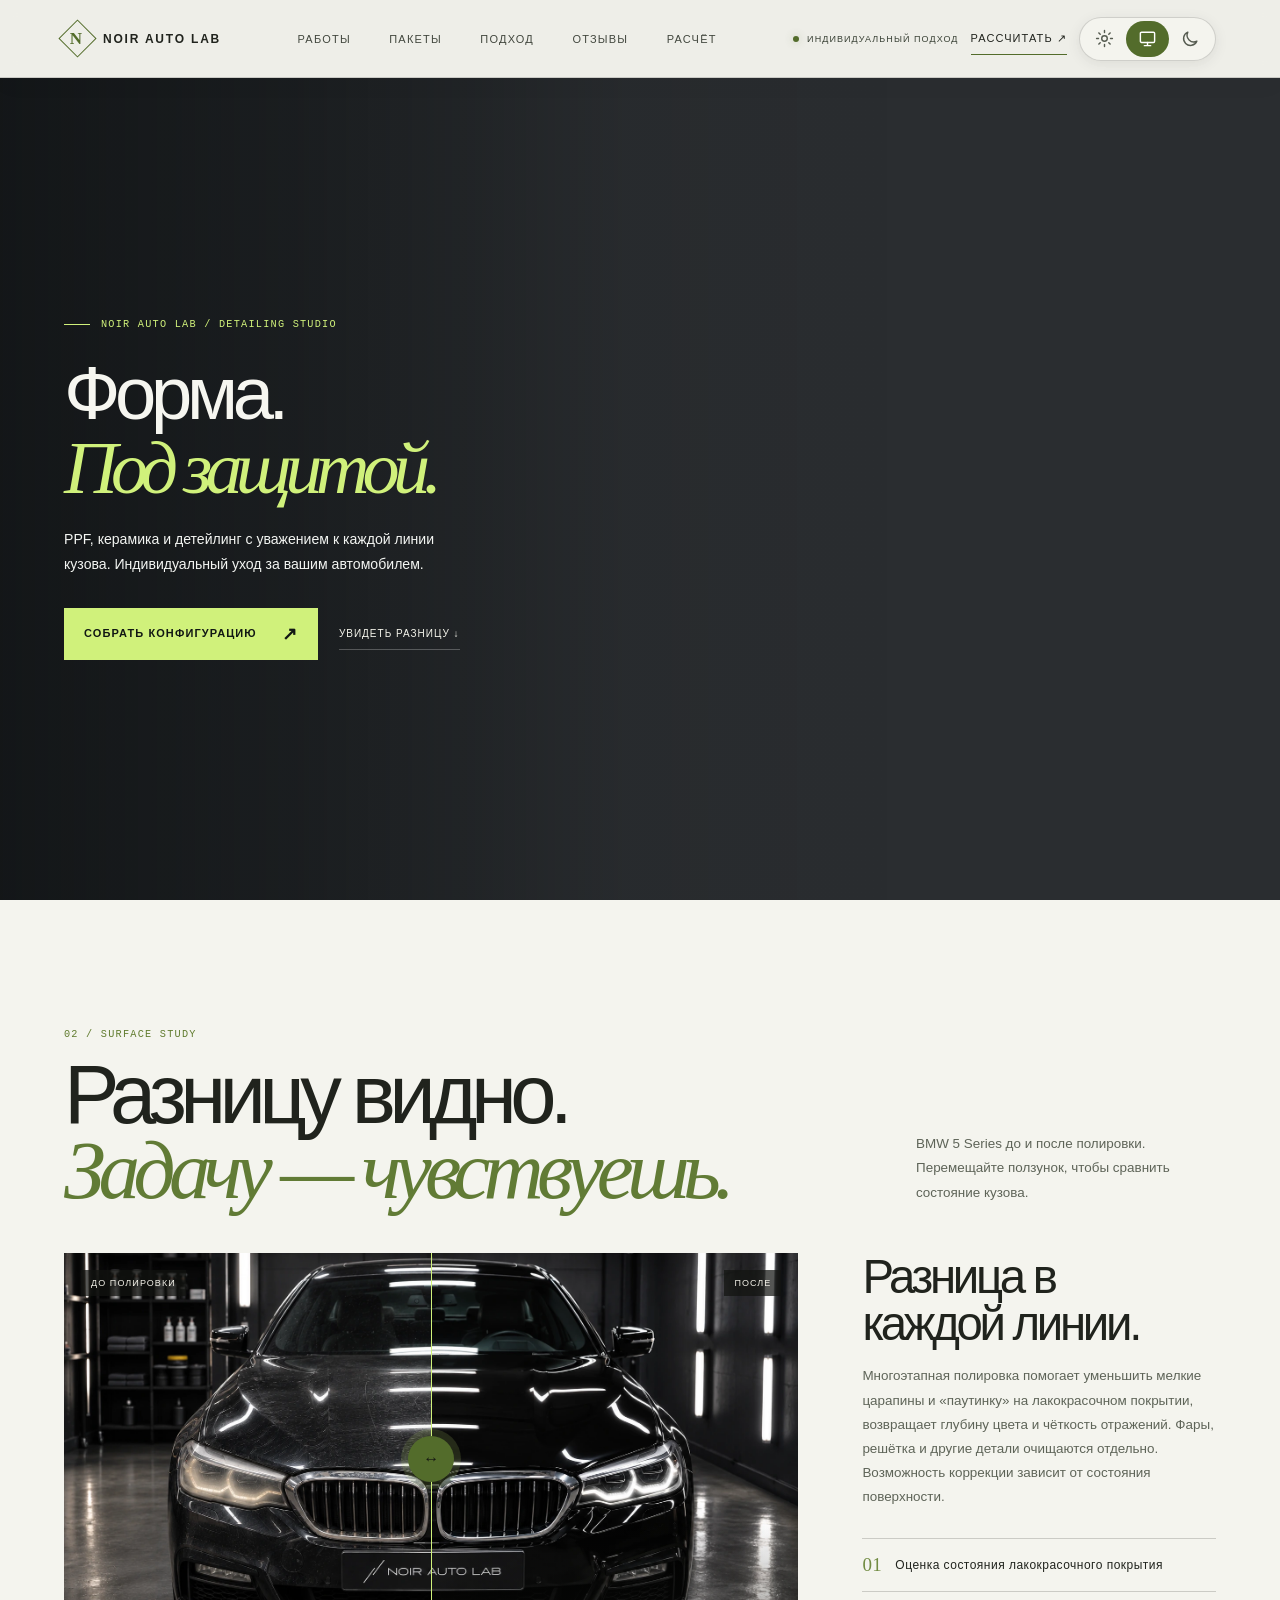
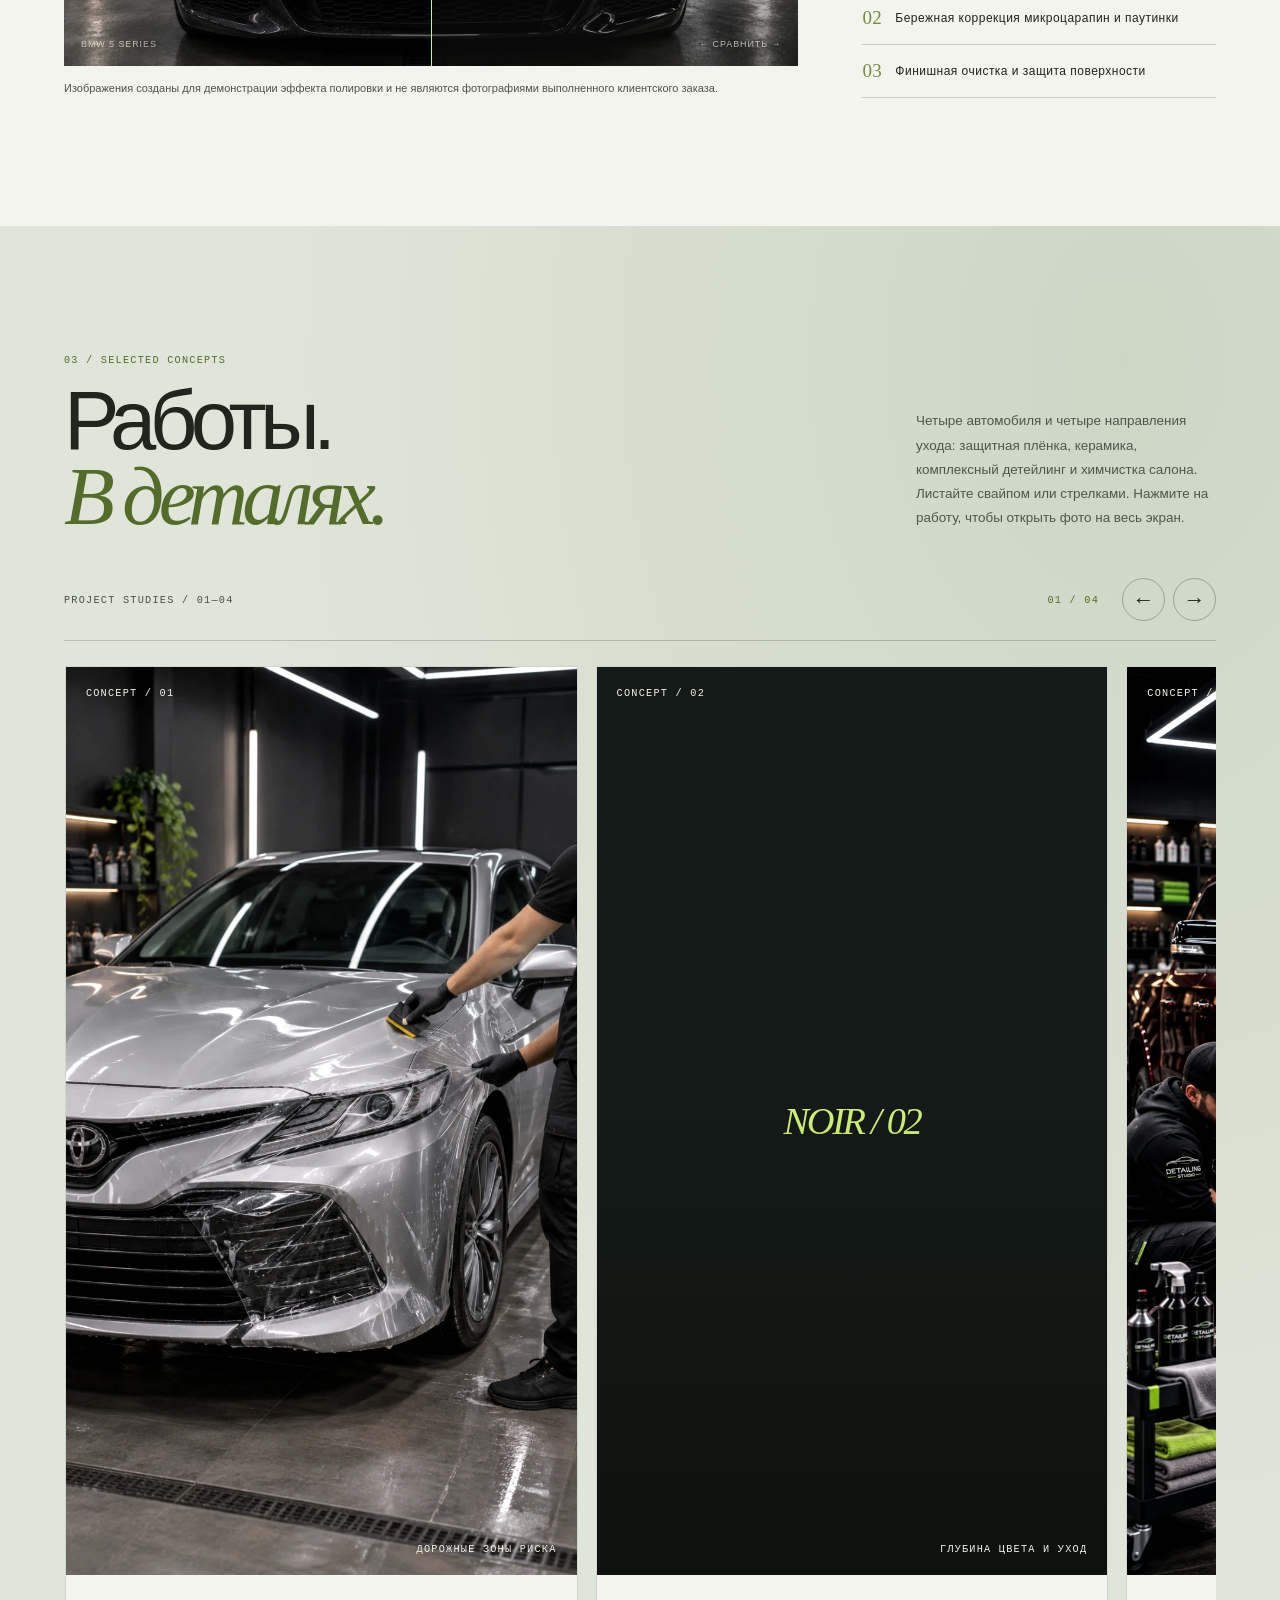
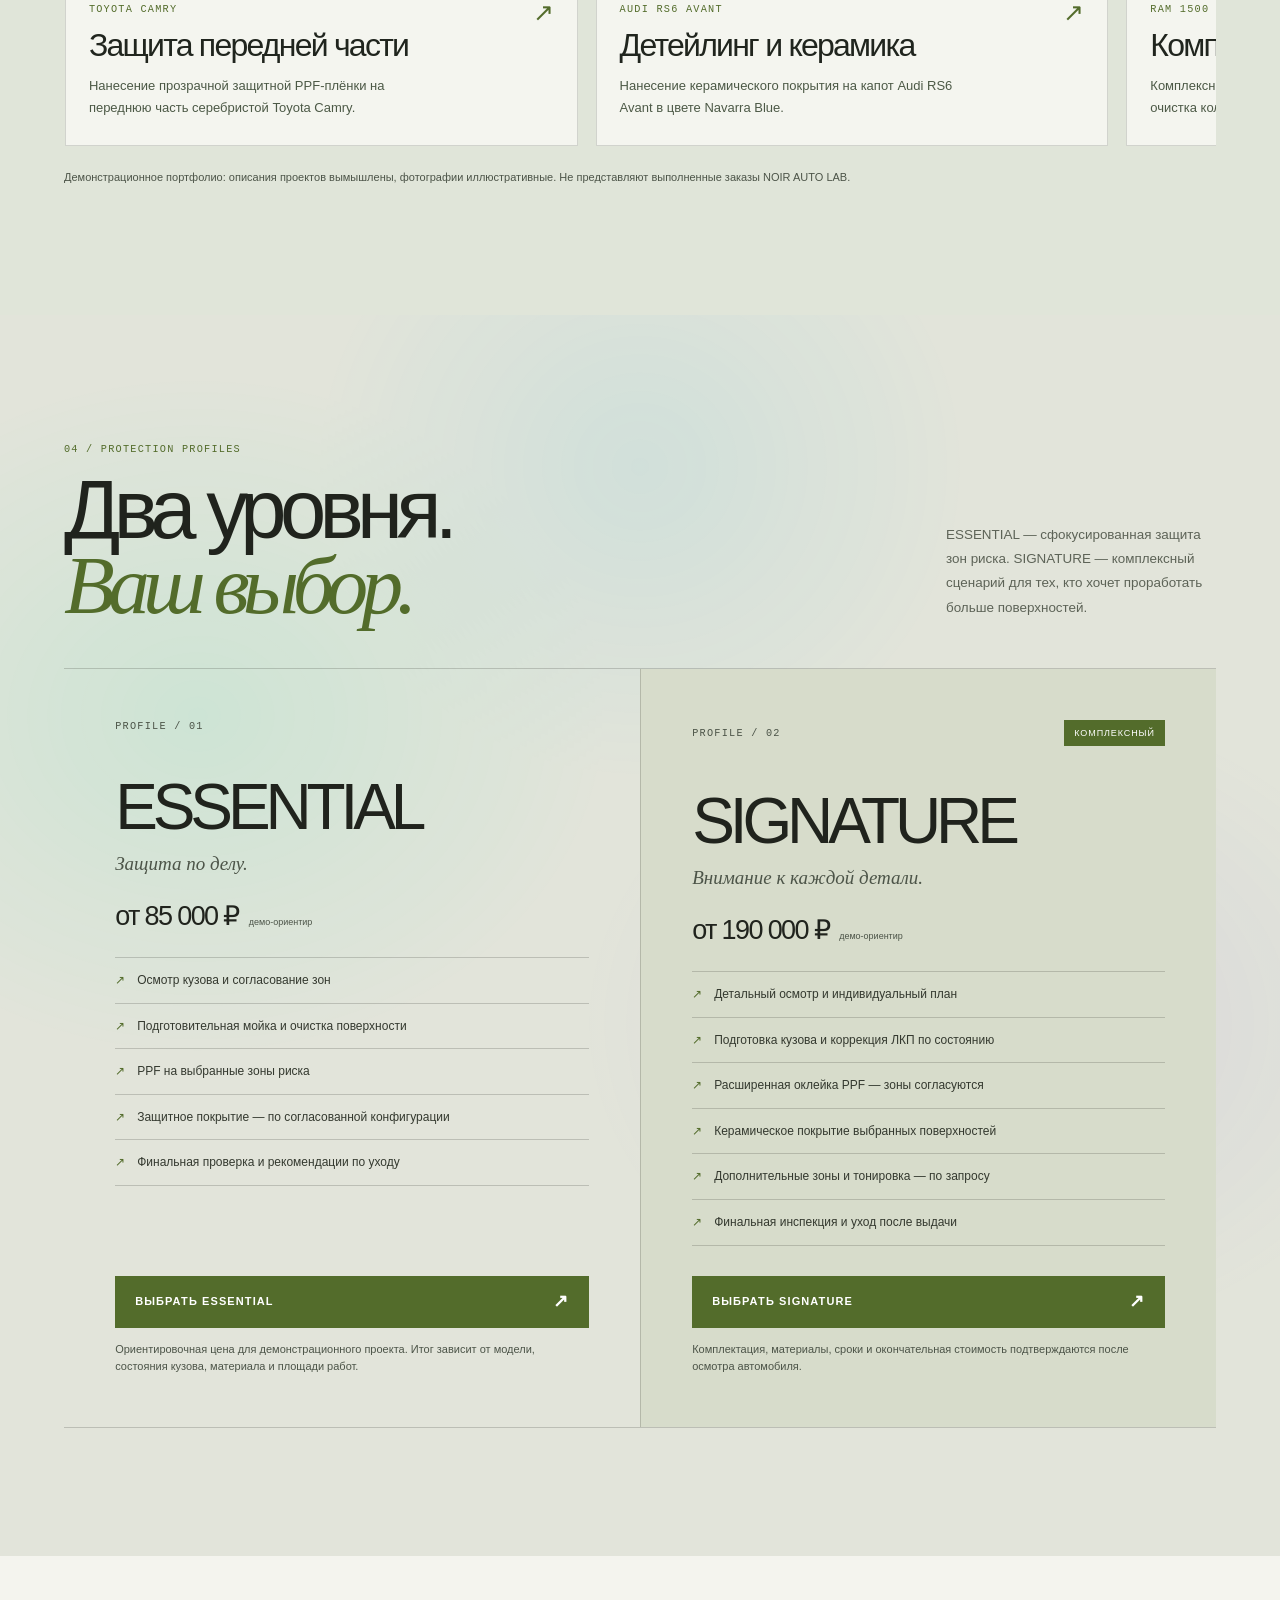
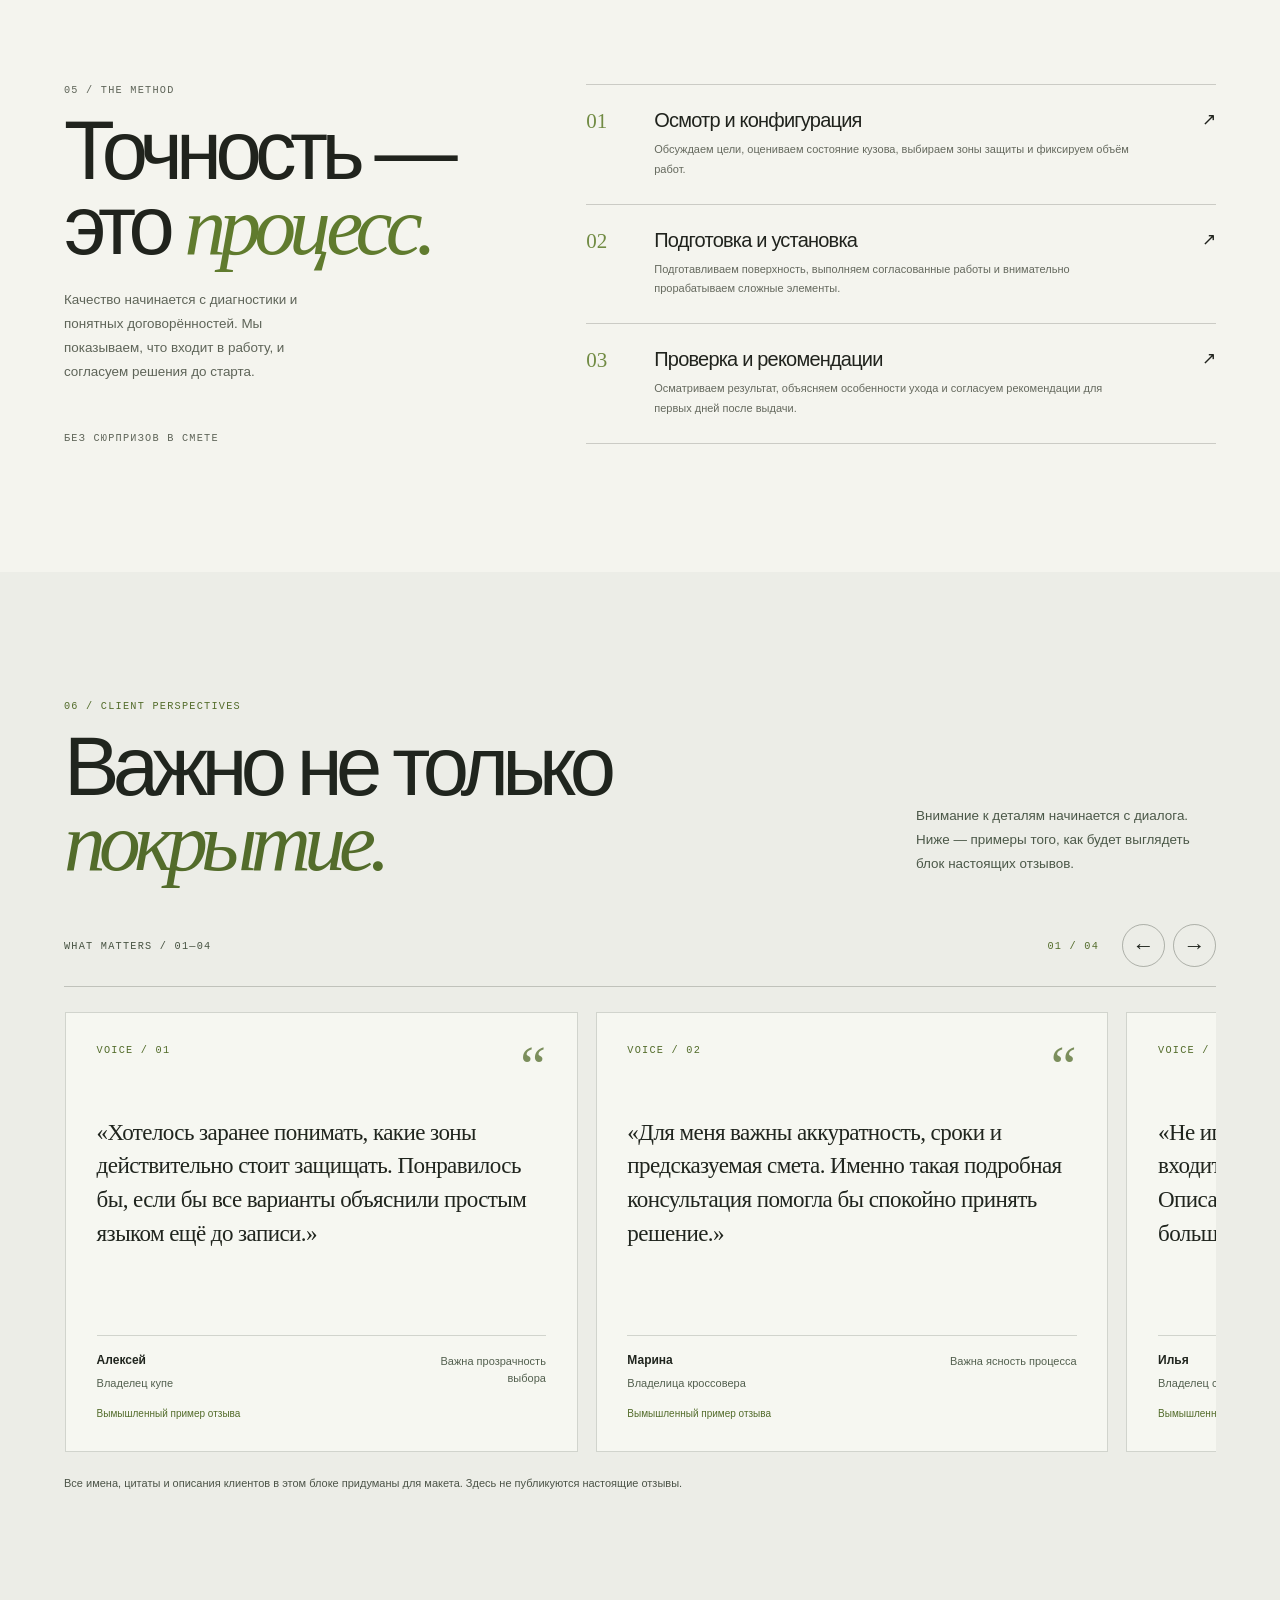
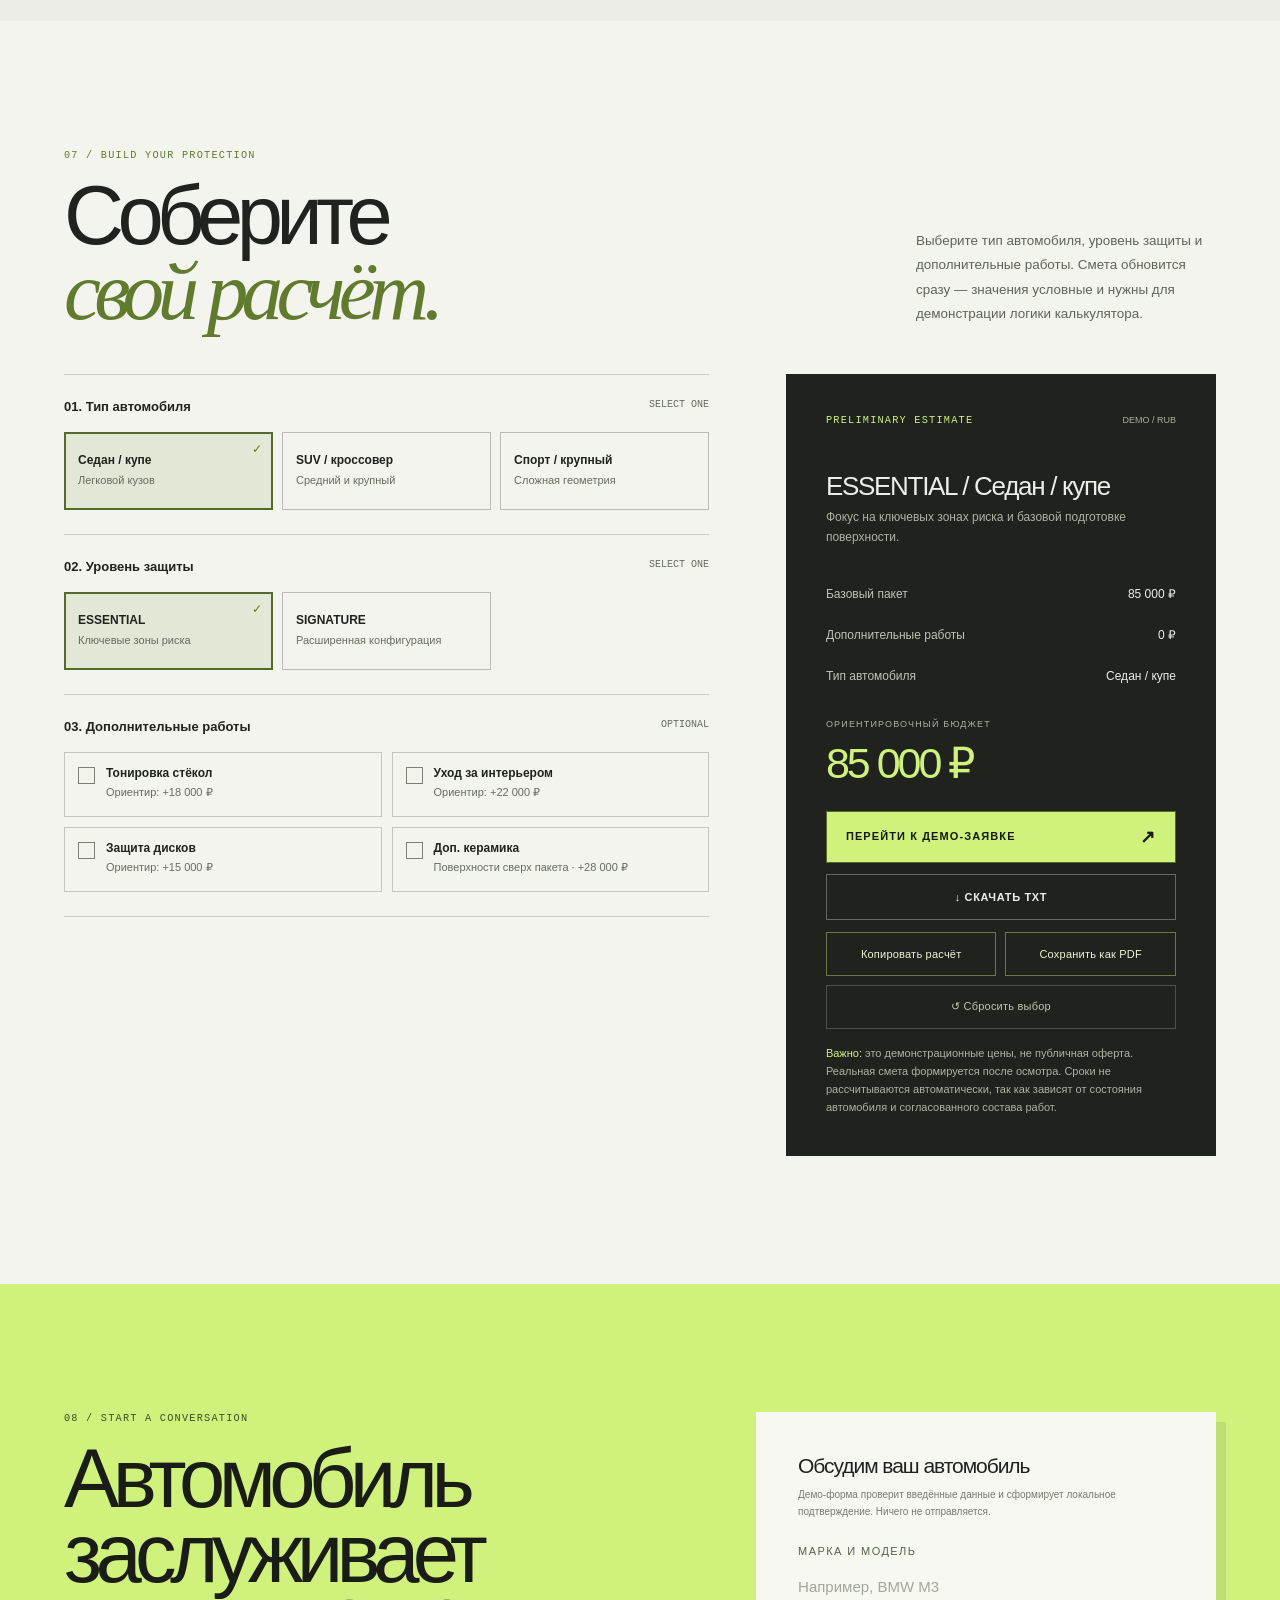
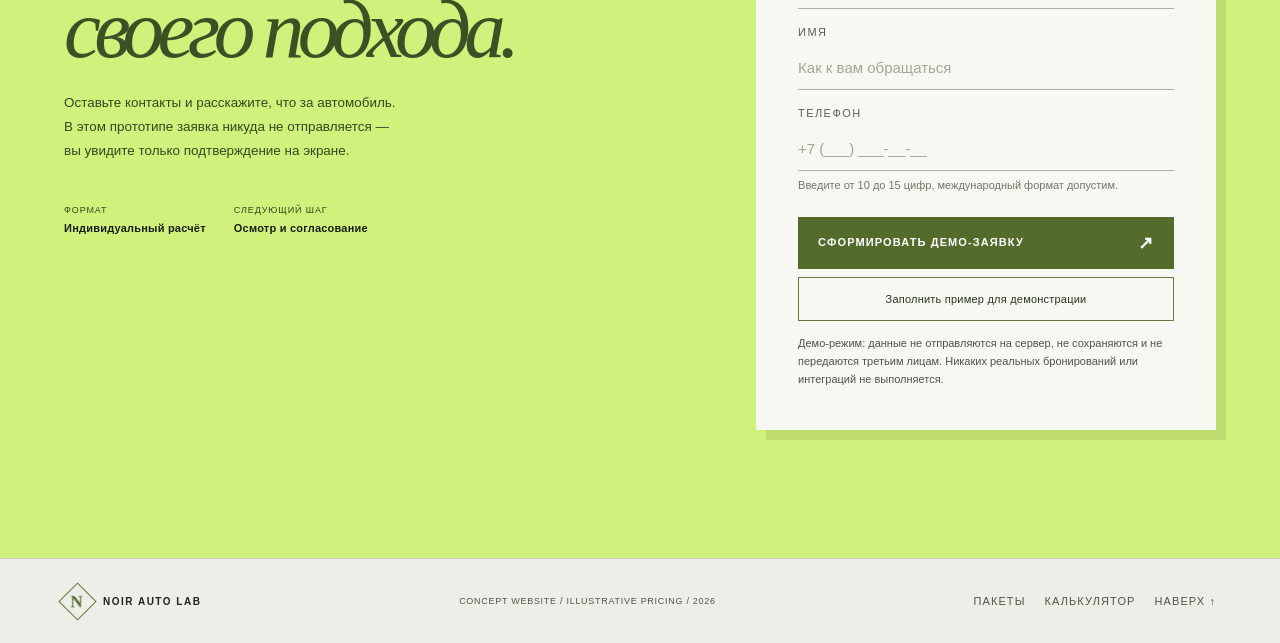
<file: index.html>
<!DOCTYPE html>

<html lang="ru">
<head>
<meta charset="utf-8"/>
<meta content="width=device-width,initial-scale=1,viewport-fit=cover" name="viewport"/>
<meta content="#111310" name="theme-color"/>
<meta content="NOIR AUTO LAB — защитная плёнка PPF, керамика и детейлинг. Сравните уровни защиты кузова и соберите демонстрационный расчёт под автомобиль." name="description"/>
<meta content="website" property="og:type"/>
<meta content="ru_RU" property="og:locale"/>
<meta content="NOIR AUTO LAB" property="og:site_name"/>
<meta content="NOIR AUTO LAB — форма под защитой" property="og:title"/>
<meta content="PPF, керамика и детейлинг. Узнайте о вариантах защиты кузова и соберите предварительную конфигурацию." property="og:description"/>
<meta content="dark light" name="color-scheme"/>
<link href="assets/icons/favicon.svg" rel="icon" type="image/svg+xml"/>
<meta content="noindex,nofollow" name="robots"/>
<meta content="https://mumortsev.github.io/noir-auto-lab-modernized-v3/assets/images/og-cover.webp" property="og:image"/>
<meta content="NOIR AUTO LAB — концепт премиальной детейлинг-студии" property="og:image:alt"/>
<meta content="summary_large_image" name="twitter:card"/>
<title>NOIR AUTO LAB — PPF, керамика и детейлинг | Защита автомобиля</title>
<script>
document.documentElement.classList.add('has-js');
(() => {
  let mode = 'system';
  try { mode = localStorage.getItem('noir-theme-mode') || 'system'; } catch (_) {}
  if (!['light','dark','system'].includes(mode)) mode = 'system';
  const media = window.matchMedia('(prefers-color-scheme: dark)');
  document.documentElement.dataset.themeMode = mode;
  document.documentElement.dataset.theme = mode === 'system' ? (media.matches ? 'dark' : 'light') : mode;
  // Load the exact first-frame photo before CSS/JS rendering; respect saved theme and viewport.
  const viewport = window.matchMedia('(max-width: 640px), (max-width: 900px) and (orientation: portrait)').matches ? 'mobile' : 'desktop';
  const lighting = document.documentElement.dataset.theme;
  const preload = document.createElement('link');
  preload.rel = 'preload';
  preload.as = 'image';
  preload.type = 'image/webp';
  preload.href = `assets/images/hero-${viewport}-${lighting}.webp${viewport === 'mobile' ? '?v=2' : '?v=3'}`;
  document.head.appendChild(preload);
})();
</script>
<link href="assets/css/style.css" rel="stylesheet"/>
</head>
<body>
<a class="skip-link" href="#top">Перейти к основному содержимому</a>
<div aria-hidden="true" class="noise"></div>
<header class="header">
<a aria-label="NOIR AUTO LAB — на главную" class="brand" href="#top"><span class="brand-symbol"><span>N</span></span><span>NOIR AUTO LAB</span></a>
<nav aria-label="Основная навигация" class="nav"><a href="#works">Работы</a><a href="#packages">Пакеты</a><a href="#method">Подход</a><a href="#reviews">Отзывы</a><a href="#config">Расчёт</a></nav>
<div class="header-right"><span class="status"><i></i> Индивидуальный подход</span><a class="header-cta" href="#config">Рассчитать ↗</a><div aria-label="Тема оформления: светлая, системная или тёмная" class="theme-picker" role="group">
<div class="theme-switch" id="themeSwitch">
<span aria-hidden="true" class="theme-switch-highlight"></span>
<button aria-label="Светлая тема" aria-pressed="false" class="theme-option" data-theme-choice="light" title="Светлая тема" type="button"><svg aria-hidden="true" viewbox="0 0 24 24"><circle cx="12" cy="12" r="3.5"></circle><path d="M12 2v2.4M12 19.6V22M4.9 4.9l1.7 1.7m10.8 10.8 1.7 1.7M2 12h2.4M19.6 12H22M4.9 19.1l1.7-1.7M17.4 6.6l1.7-1.7"></path></svg></button>
<button aria-label="Системная тема — автоматически по настройке устройства" aria-pressed="true" class="theme-option" data-theme-choice="system" title="Системная — как на устройстве" type="button"><svg aria-hidden="true" viewbox="0 0 24 24"><rect height="13" rx="1.5" width="18" x="3" y="4"></rect><path d="M8 21h8M12 17v4"></path></svg></button>
<button aria-label="Тёмная тема" aria-pressed="false" class="theme-option" data-theme-choice="dark" title="Тёмная тема" type="button"><svg aria-hidden="true" viewbox="0 0 24 24"><path d="M20 15.4A8.5 8.5 0 0 1 8.6 4 8.7 8.7 0 1 0 20 15.4Z"></path></svg></button>
</div>
</div><button aria-controls="mobileNav" aria-expanded="false" aria-label="Открыть меню" class="menu-btn" id="menuBtn" type="button"><svg aria-hidden="true" fill="none" height="18" viewbox="0 0 20 20" width="18"><path d="M3 6h14M3 14h14" stroke="currentColor" stroke-width="1.5"></path></svg></button></div>
</header>
<nav aria-hidden="true" aria-label="Мобильная навигация" class="mobile-nav" id="mobileNav" inert=""><a href="#result">Сравнение</a><a href="#works">Работы</a><a href="#packages">Пакеты</a><a href="#method">Подход</a><a href="#reviews">Отзывы</a><a href="#config">Конфигуратор</a><a href="#contact">Оставить заявку</a></nav>
<main class="wrap" id="top">
<section class="hero" aria-label="NOIR AUTO LAB — профессиональный детейлинг">
<div class="hero-visual" id="heroArt" aria-hidden="true">
  <picture class="hero-scene hero-scene-dark">
    <source media="(max-width: 640px)" srcset="assets/images/hero-mobile-dark.webp?v=2" type="image/webp"/>
    <img src="assets/images/hero-desktop-dark.webp?v=3" alt="" decoding="async" fetchpriority="high" width="1536" height="864"/>
  </picture>
  <picture class="hero-scene hero-scene-light">
    <source media="(max-width: 640px)" srcset="assets/images/hero-mobile-light.webp?v=2" type="image/webp"/>
    <img src="assets/images/hero-desktop-light.webp?v=3" alt="" decoding="async" width="1536" height="864"/>
  </picture>
</div>
<div class="hero-scrim" aria-hidden="true"></div>
<div class="hero-copy">
  <div class="eyebrow mono">NOIR AUTO LAB / DETAILING STUDIO</div>
  <h1>Форма.<br/><em>Под защитой.</em></h1>
  <p class="hero-desc">PPF, керамика и детейлинг с уважением к каждой линии кузова. Индивидуальный уход за вашим автомобилем.</p>
  <div class="actions"><a class="btn" href="#config">Собрать конфигурацию <span class="arrow">↗</span></a><a class="link-line" href="#result">Увидеть разницу ↓</a></div>
</div>
</section>
<section class="section studio" id="result">
<div class="section-head reveal"><div><div class="section-index mono">02 / Surface study</div><h2>Разницу видно.<br/><em>Задачу — чувствуешь.</em></h2></div><p class="section-intro">BMW 5 Series до и после полировки. Перемещайте ползунок, чтобы сравнить состояние кузова.</p></div>
<div class="comparison reveal">
<div><div class="compare-box" id="compareBox" style="--split:50%">
<img alt="Чёрная BMW 5 Series после полировки: глянцевый капот, чистые фары и радиаторная решётка" class="after" decoding="async" height="941" loading="lazy" src="assets/images/compare/finish.webp?v=bmw3" width="1672"/>
<div class="before-clip" id="beforeClip"><img alt="Чёрная BMW 5 Series до полировки: паутинка микроцарапин на капоте, потускневшие фары и следы эксплуатации" class="before" decoding="async" height="941" loading="lazy" src="assets/images/compare/before.webp?v=bmw3" width="1672"/></div>
<span class="compare-label left">ДО ПОЛИРОВКИ</span><span class="compare-label right">ПОСЛЕ</span><div aria-hidden="true" class="compare-knob">↔</div>
<input aria-describedby="compareHelp" aria-label="BMW 5 Series до и после полировки: переместите ползунок" class="compare-control" id="compareControl" max="96" min="4" type="range" value="50"/>
<div class="compare-foot"><span>BMW 5 SERIES</span><span>← СРАВНИТЬ →</span></div>
</div><p class="demo-note" id="compareHelp">Изображения созданы для демонстрации эффекта полировки и не являются фотографиями выполненного клиентского заказа.</p></div>
<div class="compare-copy"><div><h3>Разница в<br/>каждой линии.</h3><p>Многоэтапная полировка помогает уменьшить мелкие царапины и «паутинку» на лакокрасочном покрытии, возвращает глубину цвета и чёткость отражений. Фары, решётка и другие детали очищаются отдельно. Возможность коррекции зависит от состояния поверхности.</p></div><div class="benefits"><div class="benefit"><b>01</b><span>Оценка состояния лакокрасочного покрытия</span></div><div class="benefit"><b>02</b><span>Бережная коррекция микроцарапин и паутинки</span></div><div class="benefit"><b>03</b><span>Финишная очистка и защита поверхности</span></div></div></div>
</div>
</section>
<section aria-labelledby="worksHeading" class="section works" id="works">
<div class="section-head reveal"><div><div class="section-index mono">03 / Selected concepts</div><h2 id="worksHeading">Работы.<br/><em>В деталях.</em></h2></div><p class="section-intro">Четыре автомобиля и четыре направления ухода: защитная плёнка, керамика, комплексный детейлинг и химчистка салона. Листайте свайпом или стрелками. Нажмите на работу, чтобы открыть фото на весь экран.</p></div>
<div class="slider-topline reveal"><span class="mono slider-eyebrow">PROJECT STUDIES / 01—04</span><div class="slider-actions"><span aria-live="off" class="slider-count mono" id="worksCount">01 / 04</span><button aria-label="Предыдущая работа" class="slider-arrow" data-slider-prev="worksTrack" type="button">←</button><button aria-label="Следующая работа" class="slider-arrow" data-slider-next="worksTrack" type="button">→</button></div></div>
<div aria-label="Галерея примеров работ: листайте горизонтально или используйте стрелки клавиатуры" class="editorial-track work-track reveal" data-slider-track="" id="worksTrack" tabindex="0">
<article aria-label="Toyota Camry — защита передней части" class="work-card" data-slide="">
<div class="work-visual work-tone-1"><img alt="Серебристая Toyota Camry: мастер разглаживает прозрачную защитную PPF-плёнку на капоте и переднем крыле" decoding="async" height="1536" loading="lazy" src="assets/images/works/ppf.webp?v=works-20261103" width="864"><span aria-hidden="true" class="work-visual-fallback">NOIR / 01</span><span class="work-visual-index mono">CONCEPT / 01</span><span class="work-visual-type mono">Дорожные зоны риска</span></img></div>
<div class="work-details"><div><span class="work-kicker mono">TOYOTA CAMRY</span><h3>Защита передней части</h3><p>Нанесение прозрачной защитной PPF-плёнки на переднюю часть серебристой Toyota Camry.</p></div><span aria-hidden="true" class="work-card-arrow">↗</span></div>
<button aria-label="Открыть эту работу на весь экран" class="work-open" data-open-work="" type="button"><span class="sr-only">Открыть работу на весь экран</span></button></article>
<article aria-label="Audi RS6 Avant — детейлинг и керамика" class="work-card" data-slide="">
<div class="work-visual work-tone-2"><img alt="Синяя Audi RS6 Avant Navarra Blue: мастер аппликатором наносит керамическое покрытие на капот" decoding="async" height="1536" loading="lazy" src="assets/images/works/ceramic.webp?v=works-20261103" width="864"><span aria-hidden="true" class="work-visual-fallback">NOIR / 02</span><span class="work-visual-index mono">CONCEPT / 02</span><span class="work-visual-type mono">Глубина цвета и уход</span></img></div>
<div class="work-details"><div><span class="work-kicker mono">AUDI RS6 AVANT</span><h3>Детейлинг и керамика</h3><p>Нанесение керамического покрытия на капот Audi RS6 Avant в цвете Navarra Blue.</p></div><span aria-hidden="true" class="work-card-arrow">↗</span></div>
<button aria-label="Открыть эту работу на весь экран" class="work-open" data-open-work="" type="button"><span class="sr-only">Открыть работу на весь экран</span></button></article>
<article aria-label="RAM 1500 — комплексный уход" class="work-card" data-slide="">
<div class="work-visual work-tone-3"><img alt="Бордовый пикап RAM 1500: мастер очищает передний колёсный диск и арку в детейлинг-студии" decoding="async" height="1536" loading="lazy" src="assets/images/works/complex.webp?v=works-20261103" width="865"><span aria-hidden="true" class="work-visual-fallback">NOIR / 03</span><span class="work-visual-index mono">CONCEPT / 03</span><span class="work-visual-type mono">Чистота каждой линии</span></img></div>
<div class="work-details"><div><span class="work-kicker mono">RAM 1500</span><h3>Комплексный подход</h3><p>Комплексный уход за бордовым RAM 1500: детальная очистка колеса и прилегающих поверхностей.</p></div><span aria-hidden="true" class="work-card-arrow">↗</span></div>
<button aria-label="Открыть эту работу на весь экран" class="work-open" data-open-work="" type="button"><span class="sr-only">Открыть работу на весь экран</span></button></article>
<article aria-label="Changan UNI-K — уход за салоном" class="work-card" data-slide="">
<div class="work-visual work-tone-4"><img alt="Серый Changan UNI-K с открытыми боковыми дверями и багажником: мастер выполняет экстракторную химчистку" decoding="async" height="1536" loading="lazy" src="assets/images/works/details.webp?v=works-20261103" width="865"/><span aria-hidden="true" class="work-visual-fallback">NOIR / 04</span><span class="work-visual-index mono">CONCEPT / 04</span><span class="work-visual-type mono">Поверхности под контролем</span></div>
<div class="work-details"><div><span class="work-kicker mono">CHANGAN UNI-K</span><h3>Уход за салоном</h3><p>Глубокая очистка багажного отделения Changan UNI-K с открытыми дверями и багажником.</p></div><span aria-hidden="true" class="work-card-arrow">↗</span></div>
<button aria-label="Открыть эту работу на весь экран" class="work-open" data-open-work="" type="button"><span class="sr-only">Открыть работу на весь экран</span></button></article>
</div>
<p class="showcase-disclaimer">Демонстрационное портфолио: описания проектов вымышлены, фотографии иллюстративные. Не представляют выполненные заказы NOIR AUTO LAB.</p>
</section>

<section class="section packages" id="packages">
<div class="section-head reveal"><div><div class="section-index mono">04 / Protection profiles</div><h2>Два уровня.<br/><em>Ваш выбор.</em></h2></div><p class="section-intro">ESSENTIAL — сфокусированная защита зон риска. SIGNATURE — комплексный сценарий для тех, кто хочет проработать больше поверхностей.</p></div>
<div class="package-grid reveal">
<article class="package"><div class="package-head"><span class="package-tag mono">Profile / 01</span></div><h3>ESSENTIAL</h3><div class="package-sub">Защита по делу.</div><div class="price"><strong>от 85 000 ₽</strong><span>демо-ориентир</span></div>
<ul class="includes"><li>Осмотр кузова и согласование зон</li><li>Подготовительная мойка и очистка поверхности</li><li>PPF на выбранные зоны риска</li><li>Защитное покрытие — по согласованной конфигурации</li><li>Финальная проверка и рекомендации по уходу</li></ul>
<button class="btn package-select" data-tier="essential" type="button">Выбрать Essential <span class="arrow">↗</span></button><p class="fineprint">Ориентировочная цена для демонстрационного проекта. Итог зависит от модели, состояния кузова, материала и площади работ.</p>
</article>
<article class="package signature"><div class="package-head"><span class="package-tag mono">Profile / 02</span><span class="package-pill">Комплексный</span></div><h3>SIGNATURE</h3><div class="package-sub">Внимание к каждой детали.</div><div class="price"><strong>от 190 000 ₽</strong><span>демо-ориентир</span></div>
<ul class="includes"><li>Детальный осмотр и индивидуальный план</li><li>Подготовка кузова и коррекция ЛКП по состоянию</li><li>Расширенная оклейка PPF — зоны согласуются</li><li>Керамическое покрытие выбранных поверхностей</li><li>Дополнительные зоны и тонировка — по запросу</li><li>Финальная инспекция и уход после выдачи</li></ul>
<button class="btn package-select" data-tier="signature" type="button">Выбрать Signature <span class="arrow">↗</span></button><p class="fineprint">Комплектация, материалы, сроки и окончательная стоимость подтверждаются после осмотра автомобиля.</p>
</article>
</div>
</section>
<section class="section method" id="method">
<div class="method-grid">
<div class="method-aside reveal"><div><div class="section-index mono">05 / The method</div><h2>Точность —<br/>это <em>процесс.</em></h2><p>Качество начинается с диагностики и понятных договорённостей. Мы показываем, что входит в работу, и согласуем решения до старта.</p></div><div class="mono">Без сюрпризов в смете</div></div>
<div class="steps reveal"><article class="step"><span class="step-no">01</span><div><h3>Осмотр и конфигурация</h3><p>Обсуждаем цели, оцениваем состояние кузова, выбираем зоны защиты и фиксируем объём работ.</p></div><span class="arrow">↗</span></article><article class="step"><span class="step-no">02</span><div><h3>Подготовка и установка</h3><p>Подготавливаем поверхность, выполняем согласованные работы и внимательно прорабатываем сложные элементы.</p></div><span class="arrow">↗</span></article><article class="step"><span class="step-no">03</span><div><h3>Проверка и рекомендации</h3><p>Осматриваем результат, объясняем особенности ухода и согласуем рекомендации для первых дней после выдачи.</p></div><span class="arrow">↗</span></article></div>
</div>
</section>
<section aria-labelledby="reviewsHeading" class="section reviews" id="reviews">
<div class="section-head reveal"><div><div class="section-index mono">06 / Client perspectives</div><h2 id="reviewsHeading">Важно не только<br/><em>покрытие.</em></h2></div><p class="section-intro">Внимание к деталям начинается с диалога. Ниже — примеры того, как будет выглядеть блок настоящих отзывов.</p></div>
<div class="slider-topline reveal"><span class="mono slider-eyebrow">WHAT MATTERS / 01—04</span><div class="slider-actions"><span aria-live="off" class="slider-count mono" id="reviewsCount">01 / 04</span><button aria-label="Предыдущий отзыв" class="slider-arrow" data-slider-prev="reviewsTrack" type="button">←</button><button aria-label="Следующий отзыв" class="slider-arrow" data-slider-next="reviewsTrack" type="button">→</button></div></div>
<div aria-label="Демонстрационные отзывы: листайте горизонтально или используйте стрелки клавиатуры" class="editorial-track reviews-track reveal" data-slider-track="" id="reviewsTrack" tabindex="0">
<article aria-label="Демонстрационный отзыв 1 из 4" class="review-card" data-slide=""><div class="review-top"><span class="mono">VOICE / 01</span><span aria-hidden="true" class="review-quote">“</span></div><blockquote>«Хотелось заранее понимать, какие зоны действительно стоит защищать. Понравилось бы, если бы все варианты объяснили простым языком ещё до записи.»</blockquote><div class="review-footer"><div><strong>Алексей</strong><span>Владелец купе</span></div><span class="review-type">Важна прозрачность выбора</span></div><p class="review-demo">Вымышленный пример отзыва</p></article>
<article aria-label="Демонстрационный отзыв 2 из 4" class="review-card" data-slide=""><div class="review-top"><span class="mono">VOICE / 02</span><span aria-hidden="true" class="review-quote">“</span></div><blockquote>«Для меня важны аккуратность, сроки и предсказуемая смета. Именно такая подробная консультация помогла бы спокойно принять решение.»</blockquote><div class="review-footer"><div><strong>Марина</strong><span>Владелица кроссовера</span></div><span class="review-type">Важна ясность процесса</span></div><p class="review-demo">Вымышленный пример отзыва</p></article>
<article aria-label="Демонстрационный отзыв 3 из 4" class="review-card" data-slide=""><div class="review-top"><span class="mono">VOICE / 03</span><span aria-hidden="true" class="review-quote">“</span></div><blockquote>«Не ищу лишних услуг: хочу понимать, что входит в пакет и как ухаживать за покрытием. Описание без громких обещаний вызывает больше доверия.»</blockquote><div class="review-footer"><div><strong>Илья</strong><span>Владелец седана</span></div><span class="review-type">Важна честная коммуникация</span></div><p class="review-demo">Вымышленный пример отзыва</p></article>
<article aria-label="Демонстрационный отзыв 4 из 4" class="review-card" data-slide=""><div class="review-top"><span class="mono">VOICE / 04</span><span aria-hidden="true" class="review-quote">“</span></div><blockquote>«Здорово, когда можно собрать предварительный вариант онлайн, а потом обсудить его со специалистом и скорректировать под свой автомобиль.»</blockquote><div class="review-footer"><div><strong>Дарья</strong><span>Владелица SUV</span></div><span class="review-type">Важен персональный подход</span></div><p class="review-demo">Вымышленный пример отзыва</p></article>
</div>
<p class="showcase-disclaimer">Все имена, цитаты и описания клиентов в этом блоке придуманы для макета. Здесь не публикуются настоящие отзывы.</p>
</section>
<section class="section config" id="config">
<div class="section-head reveal"><div><div class="section-index mono">07 / Build your protection</div><h2>Соберите<br/><em>свой расчёт.</em></h2></div><p class="section-intro">Выберите тип автомобиля, уровень защиты и дополнительные работы. Смета обновится сразу — значения условные и нужны для демонстрации логики калькулятора.</p></div>
<div class="config-layout reveal">
<div class="config-panel">
<div class="config-step"><div class="config-step-title"><strong>01. Тип автомобиля</strong><span>SELECT ONE</span></div><div aria-label="Тип автомобиля" class="choices" id="carChoices" role="group">
<button aria-pressed="true" class="choice" data-segment="sedan" type="button"><b>Седан / купе</b><small>Легковой кузов</small></button>
<button aria-pressed="false" class="choice" data-segment="suv" type="button"><b>SUV / кроссовер</b><small>Средний и крупный</small></button>
<button aria-pressed="false" class="choice" data-segment="sport" type="button"><b>Спорт / крупный</b><small>Сложная геометрия</small></button>
</div></div>
<div class="config-step"><div class="config-step-title"><strong>02. Уровень защиты</strong><span>SELECT ONE</span></div><div aria-label="Уровень защиты" class="choices" id="tierChoices" role="group">
<button aria-pressed="true" class="choice" data-tier="essential" type="button"><b>ESSENTIAL</b><small>Ключевые зоны риска</small></button>
<button aria-pressed="false" class="choice" data-tier="signature" type="button"><b>SIGNATURE</b><small>Расширенная конфигурация</small></button>
</div></div>
<div class="config-step"><div class="config-step-title"><strong>03. Дополнительные работы</strong><span>OPTIONAL</span></div><div class="option-list">
<label class="option"><input data-addon="glass" type="checkbox"/><span><b>Тонировка стёкол</b><small>Ориентир: +18 000 ₽</small></span></label>
<label class="option"><input data-addon="interior" type="checkbox"/><span><b>Уход за интерьером</b><small>Ориентир: +22 000 ₽</small></span></label>
<label class="option"><input data-addon="wheels" type="checkbox"/><span><b>Защита дисков</b><small>Ориентир: +15 000 ₽</small></span></label>
<label class="option"><input data-addon="ceramic" type="checkbox"/><span><b>Доп. керамика</b><small>Поверхности сверх пакета · +28 000 ₽</small></span></label>
</div></div>
</div>
<aside aria-label="Итог выбранной конфигурации" class="estimate">
<div class="estimate-top"><span class="mono">Preliminary estimate</span><span>DEMO / RUB</span></div>
<h3 id="estimateTitle">ESSENTIAL / Седан / купе</h3><p class="estimate-desc" id="estimateDesc">Защита выбранных зон риска и базовая подготовка поверхности.</p>
<div class="estimate-lines"><div class="estimate-line"><span>Базовый пакет</span><strong id="basePrice">85 000 ₽</strong></div><div class="estimate-line"><span>Дополнительные работы</span><strong id="addonPrice">0 ₽</strong></div><div class="estimate-line"><span>Тип автомобиля</span><strong id="segmentName">Седан / купе</strong></div></div>
<div class="estimate-total"><span>Ориентировочный бюджет</span><strong id="totalPrice">85 000 ₽</strong></div><span aria-atomic="true" aria-live="polite" class="sr-only" id="estimateAnnouncement" role="status"></span>
<button class="btn" id="sendEstimate" type="button">Перейти к демо-заявке <span class="arrow">↗</span></button><button class="estimate-download" id="downloadEstimate" type="button">↓ Скачать TXT</button><div aria-label="Дополнительные действия с расчётом" class="estimate-tools" role="group"><button id="copyEstimate" type="button">Копировать расчёт</button><button id="printEstimate" type="button">Сохранить как PDF</button><button class="tool-reset" id="resetEstimate" type="button">↺ Сбросить выбор</button></div>
<p class="estimate-note"><b>Важно:</b> это демонстрационные цены, не публичная оферта. Реальная смета формируется после осмотра. Сроки не рассчитываются автоматически, так как зависят от состояния автомобиля и согласованного состава работ.</p>
</aside>
</div>
</section>
<section class="section contact" id="contact">
<div class="contact-grid">
<div class="reveal"><div class="section-index mono">08 / Start a conversation</div><h2>Автомобиль<br/>заслуживает<br/><em>своего подхода.</em></h2><p class="contact-copy">Оставьте контакты и расскажите, что за автомобиль. В этом прототипе заявка никуда не отправляется — вы увидите только подтверждение на экране.</p><div class="contact-detail"><div>Формат<strong>Индивидуальный расчёт</strong></div><div>Следующий шаг<strong>Осмотр и согласование</strong></div></div></div>
<form class="lead-form reveal" id="leadForm">
<h3>Обсудим ваш автомобиль</h3><p>Демо-форма проверит введённые данные и сформирует локальное подтверждение. Ничего не отправляется.</p>
<label class="field"><span>Марка и модель</span><input autocomplete="off" id="carModel" maxlength="80" name="carModel" placeholder="Например, BMW M3" required=""/></label>
<label class="field"><span>Имя</span><input autocomplete="name" id="clientName" maxlength="60" name="clientName" placeholder="Как к вам обращаться" required=""/></label>
<label class="field"><span>Телефон</span><input aria-describedby="phoneHint phoneError" autocomplete="tel" id="clientPhone" inputmode="tel" maxlength="30" name="clientPhone" placeholder="+7 (___) ___-__-__" required="" type="tel"/><small class="field-hint" id="phoneHint">Введите от 10 до 15 цифр, международный формат допустим.</small><small class="field-error" hidden="" id="phoneError">Проверьте номер телефона: нужно от 10 до 15 цифр.</small></label>
<button class="btn" type="submit">Сформировать демо-заявку <span class="arrow">↗</span></button><button class="form-demo-button" id="demoFill" type="button">Заполнить пример для демонстрации</button>
<div class="form-legal">Демо-режим: данные не отправляются на сервер, не сохраняются и не передаются третьим лицам. Никаких реальных бронирований или интеграций не выполняется.</div>
<div aria-live="polite" class="form-result" id="formResult" role="status"></div>
</form>
</div>
</section>
</main>
<!-- Full-viewport showcase: portrait on phones, landscape on desktop. -->
<div aria-describedby="workLightboxDisclaimer" aria-label="Полноэкранный просмотр работы" aria-modal="true" class="work-lightbox" hidden="" id="workLightbox" role="dialog" tabindex="-1">
<div class="work-lightbox-photo">
<img alt="" decoding="async" id="workLightboxImage"/>
</div>
<div aria-hidden="true" class="work-lightbox-gradient"></div>
<div class="work-lightbox-top">
<span class="mono work-lightbox-brand">NOIR / WORK STUDY</span>
<button aria-label="Закрыть полноэкранный просмотр" class="work-lightbox-close" id="workLightboxClose" type="button">×</button>
</div>
<div class="work-lightbox-bottom">
<div class="work-lightbox-caption">
<span class="mono work-lightbox-kicker" id="workLightboxKicker"></span>
<h2 id="workLightboxTitle"></h2>
<p id="workLightboxDescription"></p>
<p class="work-lightbox-disclaimer" id="workLightboxDisclaimer">Демонстрационная работа · фото и описание иллюстративные</p>
</div>
<div class="work-lightbox-actions">
<span aria-live="polite" class="mono" id="workLightboxCount"></span>
<button aria-label="Предыдущая работа" class="work-lightbox-arrow" id="workLightboxPrev" type="button">←</button>
<button aria-label="Следующая работа" class="work-lightbox-arrow" id="workLightboxNext" type="button">→</button>
</div>
</div>
</div>
<footer class="footer"><a class="brand" href="#top"><span class="brand-symbol"><span>N</span></span><span>NOIR AUTO LAB</span></a><span class="footer-note">Concept website / illustrative pricing / 2026</span><div class="footer-links"><a href="#packages">Пакеты</a><a href="#config">Калькулятор</a><a href="#top">Наверх ↑</a></div></footer>
<div aria-live="polite" class="toast" id="toast" role="status"></div>
<script defer="" src="assets/js/app.js"></script>
<section aria-label="Версия расчёта для печати" class="print-only" id="printEstimateContent"></section></body>
</html>
</file>
<file: assets/css/style.css>
:root{--bg:#111310;--panel:#191c17;--panel2:#20241d;--paper:#e8e7df;--muted:#a3a69a;--line:#ffffff20;--line-dark:#1b1d1930;--lime:#d0f17b;--lime2:#a8ca5a;--serif:Georgia,"Times New Roman",serif;--sans:Inter,Arial,Helvetica,sans-serif;--mono:"SFMono-Regular",Consolas,monospace;--pad:clamp(20px,5vw,76px);--ease:cubic-bezier(.2,.75,.25,1)}
*{box-sizing:border-box}html{scroll-behavior:smooth;scroll-padding-top:88px}body{margin:0;background:var(--bg);color:var(--paper);font-family:var(--sans);-webkit-font-smoothing:antialiased}body.menu-open{overflow:hidden}a{color:inherit;text-decoration:none}button,input{font:inherit}button{cursor:pointer;color:inherit}img{max-width:100%;display:block}::selection{background:var(--lime);color:var(--bg)}:focus-visible{outline:2px solid var(--lime);outline-offset:4px}.noise{position:fixed;inset:0;z-index:20;pointer-events:none;opacity:.1;background-image:url("data:image/svg+xml,%3Csvg viewBox='0 0 180 180' xmlns='http://www.w3.org/2000/svg'%3E%3Cfilter id='n'%3E%3CfeTurbulence type='fractalNoise' baseFrequency='.8' numOctaves='3' stitchTiles='stitch'/%3E%3C/filter%3E%3Crect width='100%25' height='100%25' filter='url(%23n)' opacity='.17'/%3E%3C/svg%3E");mix-blend-mode:soft-light}.wrap{width:100%;max-width:1800px;margin:auto}.mono{font-family:var(--mono);font-size:10px;letter-spacing:.12em;text-transform:uppercase}.muted{color:var(--muted)}.lime{color:var(--lime)}.header{height:78px;padding:0 var(--pad);display:flex;align-items:center;justify-content:space-between;border-bottom:1px solid var(--line);position:sticky;top:0;z-index:15;background:#111310e8;backdrop-filter:blur(16px)}.brand{display:inline-flex;align-items:center;gap:12px;font-weight:800;font-size:12px;letter-spacing:.15em}.brand-symbol{width:27px;height:27px;border:1px solid var(--lime);display:grid;place-items:center;color:var(--lime);font-family:var(--serif);font-size:17px;transform:rotate(45deg)}.brand-symbol span{transform:rotate(-45deg)}.nav{display:flex;align-items:center;gap:clamp(18px,3vw,44px)}.nav a{font-size:10px;text-transform:uppercase;letter-spacing:.11em;color:#c4c6bc;transition:color .2s}.nav a:hover{color:var(--lime)}.header-right{display:flex;align-items:center;gap:12px}.status{display:flex;align-items:center;gap:8px;color:#c2c6b8;font-size:9px;letter-spacing:.12em;text-transform:uppercase}.status i{width:6px;height:6px;border-radius:50%;background:var(--lime);box-shadow:0 0 12px #d0f17b90}.header-cta{font-size:10px;text-transform:uppercase;letter-spacing:.1em;border-bottom:1px solid #d0f17b80;padding:9px 0}.menu-btn{display:none;background:transparent;border:1px solid var(--line);width:42px;height:42px;border-radius:50%;place-items:center}.mobile-nav{display:none}
.hero{min-height:calc(100svh - 78px);padding:clamp(35px,5vw,78px) var(--pad) 28px;display:grid;grid-template-columns:.83fr 1.17fr;grid-template-rows:1fr auto;gap:28px 4vw;position:relative;overflow:hidden}.hero-copy{align-self:center;position:relative;z-index:2;padding-bottom:20px}.eyebrow{display:flex;align-items:center;gap:11px;color:var(--lime)}.eyebrow:before{content:"";width:26px;height:1px;background:currentColor}.hero h1{font-size:clamp(58px,8.5vw,132px);font-weight:500;line-height:.82;letter-spacing:-.09em;margin:31px 0 28px}.hero h1 em{font-family:var(--serif);font-weight:400;letter-spacing:-.09em;color:var(--lime)}.hero-desc{font-size:13px;line-height:1.8;color:#aeb1a5;max-width:350px;margin:0 0 30px}.actions{display:flex;align-items:center;gap:21px;flex-wrap:wrap}.btn{min-height:53px;display:inline-flex;align-items:center;justify-content:space-between;gap:25px;padding:0 19px;background:var(--lime);color:#151711;border:1px solid var(--lime);font-size:10px;text-transform:uppercase;letter-spacing:.1em;transition:transform .25s var(--ease),background .25s,color .25s}.btn:hover{transform:translateY(-2px);background:#e0ff9b}.btn .arrow{font-size:18px}.link-line{font-size:10px;text-transform:uppercase;letter-spacing:.1em;color:#c4c6bc;border-bottom:1px solid #ffffff40;padding:10px 0}.hero-art{position:relative;min-height:440px;overflow:hidden;background:radial-gradient(ellipse at 55% 36%,#62675b 0,#33372f 34%,#1a1d18 72%);isolation:isolate}.hero-art:before{content:"";position:absolute;inset:0;z-index:1;background:linear-gradient(90deg,#11131028,transparent 45%),linear-gradient(0deg,#111310e8,transparent 42%);pointer-events:none}.hero-car{position:absolute;width:100%;height:100%;object-fit:cover;object-position:center 58%;filter:brightness(.75) saturate(.45) contrast(1.12);transition:transform 1.4s var(--ease)}.hero-art:hover .hero-car{transform:scale(1.025)}.scanline{position:absolute;z-index:2;left:0;right:0;top:35%;height:1px;background:linear-gradient(90deg,transparent,var(--lime),transparent);box-shadow:0 0 16px #d0f17b88;opacity:.75}.art-corner{position:absolute;z-index:3;top:20px;left:20px;right:20px;display:flex;justify-content:space-between;color:#f2f0e7a8}.art-corner span:last-child{writing-mode:vertical-rl}.art-bottom{position:absolute;z-index:3;left:22px;right:22px;bottom:22px;display:flex;align-items:end;justify-content:space-between;gap:20px}.art-bottom strong{font-family:var(--serif);font-size:clamp(25px,3.1vw,42px);font-weight:400;letter-spacing:-.04em}.art-bottom small{font-size:9px;line-height:1.8;letter-spacing:.12em;text-align:right;color:#f2f0e7b8}.hero-foot{grid-column:1/-1;display:flex;justify-content:space-between;align-items:center;gap:24px;border-top:1px solid var(--line);padding-top:22px}.hero-note{color:#aeb1a5}.hero-metrics{display:flex;gap:clamp(24px,5vw,70px)}.metric{display:flex;align-items:baseline;gap:9px}.metric b{font-family:var(--serif);font-size:24px;font-weight:400;color:var(--lime)}.metric span{font-size:9px;line-height:1.45;letter-spacing:.08em;text-transform:uppercase;color:#aeb1a5}
.section{padding:clamp(82px,10vw,145px) var(--pad)}.section-head{display:flex;justify-content:space-between;align-items:end;gap:30px;margin-bottom:45px}.section-index{color:var(--lime);margin-bottom:18px}.section h2{font-size:clamp(39px,6.5vw,88px);font-weight:500;line-height:.9;letter-spacing:-.08em;margin:0}.section h2 em{font-family:var(--serif);font-weight:400;color:var(--lime)}.section-intro{font-size:12px;line-height:1.8;color:#aeb1a5;max-width:300px;margin:0 0 3px}.reveal-enabled .reveal{opacity:0;transform:translateY(28px);transition:opacity .85s var(--ease),transform .85s var(--ease);transition-delay:var(--reveal-delay,0ms);will-change:opacity,transform}.reveal-enabled .reveal.in{opacity:1;transform:translateY(0);will-change:auto}
.studio{background:var(--paper);color:#1b1d18}.studio .section-index{color:#607b2e}.studio .section-intro{color:#666b5f}.studio h2 em{color:#617b35}.comparison{display:grid;grid-template-columns:1.35fr .65fr;gap:clamp(28px,5vw,75px);align-items:stretch}.compare-box{position:relative;aspect-ratio:1.45/1;min-height:290px;overflow:hidden;background:#777b6f;--split:50%;isolation:isolate}.compare-box img{position:absolute;inset:0;width:100%;height:100%;object-fit:cover;object-position:center 56%;user-select:none;pointer-events:none}.compare-box .after{filter:brightness(1.04) saturate(.82) contrast(1.05)}.compare-box .before{filter:brightness(.73) saturate(.3) contrast(.9) sepia(.1)}.compare-box .before-clip{position:absolute;inset:0 auto 0 0;width:var(--split);overflow:hidden;z-index:2;border-right:1px solid var(--lime)}.compare-box .before-clip img{width:100%;max-width:none}.compare-box:after{content:"";position:absolute;inset:0;background:linear-gradient(0deg,#1113107d,transparent 35%);pointer-events:none}.compare-control{position:absolute;z-index:5;inset:0;width:100%;height:100%;opacity:0;margin:0;cursor:ew-resize;touch-action:pan-y}.compare-knob{position:absolute;z-index:4;top:50%;left:var(--split);transform:translate(-50%,-50%);width:46px;height:46px;border-radius:50%;display:grid;place-items:center;background:var(--lime);color:#171a13;box-shadow:0 0 0 7px #d0f17b25;pointer-events:none}.compare-label{position:absolute;z-index:3;top:17px;padding:8px 10px;background:#111310b5;color:#f3f1e8;font-size:9px;letter-spacing:.12em;text-transform:uppercase}.compare-label.left{left:17px}.compare-label.right{right:17px}.compare-foot{position:absolute;z-index:3;bottom:17px;left:17px;right:17px;display:flex;justify-content:space-between;color:#f3f1e8b8;font-size:9px;letter-spacing:.1em;text-transform:uppercase}.compare-copy{display:flex;flex-direction:column;justify-content:space-between}.compare-copy h3{font-size:clamp(28px,3.7vw,48px);font-weight:400;line-height:1;letter-spacing:-.07em;margin:0 0 17px}.compare-copy p{font-size:12px;line-height:1.8;color:#666b5f;margin:0}.benefits{border-top:1px solid var(--line-dark);margin-top:24px}.benefit{display:flex;align-items:center;gap:13px;padding:15px 0;border-bottom:1px solid var(--line-dark);font-size:10px;letter-spacing:.04em}.benefit b{font-family:var(--serif);font-size:19px;color:#728c43;font-weight:400}.demo-note{font-size:9px;color:#777b70;line-height:1.6;margin:14px 0 0}
.packages{background:#1a1d18}.packages .section-intro{max-width:270px}.package-grid{display:grid;grid-template-columns:1fr 1fr;border-top:1px solid var(--line);border-bottom:1px solid var(--line)}.package{padding:clamp(26px,4vw,55px);min-width:0;position:relative}.package+.package{border-left:1px solid var(--line)}.package.signature{background:#22271c}.package-head{display:flex;justify-content:space-between;align-items:center;gap:12px;margin-bottom:38px}.package-tag{color:#aeb1a5}.package-pill{padding:8px 10px;background:var(--lime);color:#171a13;font-size:9px;letter-spacing:.1em;text-transform:uppercase}.package h3{font-size:clamp(35px,5vw,64px);font-weight:500;letter-spacing:-.08em;margin:0 0 9px}.package-sub{font-family:var(--serif);font-style:italic;font-size:18px;color:#c2c5b9;margin-bottom:25px}.price{display:flex;align-items:baseline;gap:10px;margin-bottom:25px}.price strong{font-size:27px;letter-spacing:-.06em;font-weight:500}.price span{font-size:9px;color:#aeb1a5}.includes{list-style:none;margin:0 0 30px;padding:0;border-top:1px solid var(--line)}.includes li{display:flex;gap:12px;padding:13px 0;border-bottom:1px solid var(--line);font-size:11px;line-height:1.55;color:#d0d1c8}.includes li:before{content:"↗";color:var(--lime)}.package .btn{width:100%}.fineprint{font-size:9px;line-height:1.6;color:#9da195;margin:13px 0 0}
.method{background:#d9dbd0;color:#1b1d18}.method .section-index{color:#607b2e}.method .section-intro{color:#65695e}.method h2 em{color:#607b2e}.method-grid{display:grid;grid-template-columns:.8fr 1.2fr;gap:8vw}.method-aside{display:flex;flex-direction:column;justify-content:space-between;align-items:flex-start}.method-aside p{font-size:12px;line-height:1.8;color:#65695e;max-width:280px;margin:24px 0}.method-aside .mono{color:#65695e}.steps{border-top:1px solid var(--line-dark)}.step{display:grid;grid-template-columns:48px 1fr 24px;gap:20px;padding:24px 0;border-bottom:1px solid var(--line-dark);align-items:start;transition:padding .25s var(--ease)}.step:hover{padding-left:9px}.step-no{font-family:var(--serif);font-size:21px;color:#718b43}.step h3{font-size:20px;font-weight:500;letter-spacing:-.04em;margin:0 0 8px}.step p{font-size:11px;line-height:1.8;color:#65695e;margin:0;max-width:480px}.step .arrow{font-size:17px;text-align:right}
.config{background:var(--paper);color:#1b1d18}.config .section-index{color:#607b2e}.config .section-intro{color:#65695e}.config h2 em{color:#607b2e}.config-layout{display:grid;grid-template-columns:1.08fr .72fr;gap:clamp(28px,6vw,90px);align-items:start}.config-panel{border-top:1px solid var(--line-dark)}.config-step{padding:24px 0;border-bottom:1px solid var(--line-dark)}.config-step-title{display:flex;justify-content:space-between;gap:16px;margin-bottom:18px}.config-step-title strong{font-size:13px;font-weight:600}.config-step-title span{font-family:var(--mono);font-size:10px;color:#7a7e72}.choices{display:grid;grid-template-columns:repeat(3,1fr);gap:9px}.choice{position:relative;text-align:left;border:1px solid #1b1d182b;background:transparent;color:#1b1d18;padding:14px 13px;min-height:78px;transition:border-color .2s,background .2s}.choice[aria-pressed="true"]{border-color:#1b1d18;background:#e0e4d5;box-shadow:inset 0 0 0 1px #1b1d18}.choice[aria-pressed="true"]:after{content:"✓";position:absolute;right:10px;top:9px;color:#5f7b30;font-size:12px}.choice b{display:block;font-size:12px;font-weight:600;margin-bottom:6px}.choice small{font-size:10px;color:#777b70;line-height:1.45;display:block}.option-list{display:grid;grid-template-columns:1fr 1fr;gap:10px}.option{display:flex;align-items:flex-start;gap:11px;padding:13px;border:1px solid #1b1d182b;cursor:pointer;min-height:65px}.option input{appearance:none;flex:0 0 17px;width:17px;height:17px;border:1px solid #7c8075;margin:1px 0 0;background:transparent;display:grid;place-items:center}.option input:checked{background:#1b1d18;border-color:#1b1d18}.option input:checked:after{content:"✓";font-size:12px;color:var(--lime)}.option b{display:block;font-size:11px;font-weight:600;margin-bottom:4px}.option small{display:block;color:#777b70;font-size:10px;line-height:1.5}.estimate{background:#1b1d18;color:var(--paper);padding:clamp(24px,3.3vw,40px);position:sticky;top:100px}.estimate-top{display:flex;justify-content:space-between;gap:16px;align-items:center;border-bottom:1px solid var(--line);padding-bottom:20px}.estimate-top .mono{color:var(--lime)}.estimate-top span:last-child{font-size:9px;color:#aeb1a5}.estimate h3{font-size:26px;font-weight:400;letter-spacing:-.05em;margin:24px 0 5px}.estimate-desc{font-size:11px;line-height:1.7;color:#aeb1a5;margin:0 0 25px}.estimate-lines{border-top:1px solid var(--line)}.estimate-line{display:flex;justify-content:space-between;gap:15px;padding:13px 0;border-bottom:1px solid var(--line);font-size:10px;color:#bfc2b7}.estimate-line strong{font-weight:500;color:var(--paper);text-align:right}.estimate-total{padding:22px 0 18px}.estimate-total span{display:block;font-size:9px;letter-spacing:.13em;text-transform:uppercase;color:#aeb1a5;margin-bottom:9px}.estimate-total strong{display:block;font-size:clamp(29px,3.5vw,43px);letter-spacing:-.07em;font-weight:500;color:var(--lime)}.estimate .btn{width:100%;margin-top:5px}.estimate-note{font-size:9px;line-height:1.65;color:#aeb1a5;margin:15px 0 0}.estimate-note b{color:var(--lime);font-weight:500}
.contact{background:var(--lime);color:#1a1d15;position:relative;overflow:hidden}.contact .section-index{color:#536c2b}.contact h2 em{color:#526b2c}.contact-grid{display:grid;grid-template-columns:1fr .78fr;gap:8vw;position:relative;z-index:1}.contact-copy{font-size:13px;line-height:1.8;max-width:340px;color:#45542f;margin:24px 0}.contact-detail{display:flex;gap:28px;margin-top:40px}.contact-detail div{font-size:9px;line-height:1.7;text-transform:uppercase;letter-spacing:.1em;color:#526b2c}.contact-detail strong{display:block;font-size:11px;letter-spacing:.02em;text-transform:none;color:#1a1d15;font-weight:600}.lead-form{background:var(--paper);color:#1b1d18;padding:clamp(23px,3.3vw,42px);box-shadow:10px 10px 0 #1b1d1815}.lead-form h3{font-size:21px;letter-spacing:-.05em;font-weight:500;margin:0 0 8px}.lead-form>p{font-size:10px;line-height:1.7;color:#777b70;margin:0 0 25px}.field{display:block;margin:0 0 17px}.field span{display:block;font-size:9px;text-transform:uppercase;letter-spacing:.13em;color:#777b70;margin-bottom:8px}.field input{width:100%;border:0;border-bottom:1px solid #1b1d1838;border-radius:0;background:transparent;color:#1b1d18;padding:12px 0;font-size:14px;outline:none}.field input:focus{border-color:#1b1d18}.field input::placeholder{color:#a3a69a}.lead-form .btn{width:100%;margin-top:6px}.form-legal{font-size:9px;line-height:1.65;color:#777b70;margin:13px 0 0}.form-result{display:none;margin-top:15px;padding:14px;background:#e0e8d3;border-left:3px solid #718b43;font-size:11px;line-height:1.65}.form-result.show{display:block}.footer{padding:26px var(--pad);display:flex;align-items:center;justify-content:space-between;gap:20px;border-top:1px solid var(--line)}.footer .brand{font-size:10px}.footer-note{font-size:9px;color:#a3a69a;letter-spacing:.08em;text-transform:uppercase}.footer-links{display:flex;gap:19px}.footer-links a{font-size:9px;color:#a3a69a;text-transform:uppercase;letter-spacing:.1em}.footer-links a:hover{color:var(--lime)}.toast{position:fixed;left:50%;bottom:22px;z-index:40;transform:translate(-50%,15px);opacity:0;pointer-events:none;background:var(--lime);color:#171a13;padding:13px 18px;font-size:11px;max-width:calc(100vw - 32px);transition:opacity .25s,transform .25s}.toast.show{opacity:1;transform:translate(-50%,0)}.img-fallback{display:none;position:absolute;inset:0;align-items:center;justify-content:center;background:radial-gradient(ellipse at 60% 40%,#555b4d,#1b1d18 70%);color:var(--lime);font-family:var(--serif);font-size:clamp(35px,6vw,75px);letter-spacing:-.07em}.hero-art.failed .img-fallback{display:flex}.hero-art.failed .hero-car{display:none}.sr-only{position:absolute;width:1px;height:1px;padding:0;margin:-1px;overflow:hidden;clip:rect(0,0,0,0);white-space:nowrap;border:0}
@media(min-width:1500px){.hero{min-height:790px}.hero-art{max-height:660px}}
@media(max-width:900px){.hero{grid-template-columns:.85fr 1.15fr}.hero h1{font-size:clamp(55px,8.2vw,85px)}.hero-art{min-height:380px}.nav{gap:16px}.nav a{font-size:9px}.status{display:none}.comparison{grid-template-columns:1fr}.compare-copy{display:grid;grid-template-columns:1fr 1fr;gap:25px}.benefits{margin-top:0}.method-grid{gap:5vw}.config-layout{grid-template-columns:1fr .8fr;gap:25px}.choices{grid-template-columns:1fr}.choice{min-height:0}.choice b{padding-right:18px}}
@media(max-width:640px){:root{--pad:20px}.header{height:66px}.nav{display:none}.header-cta{font-size:9px}.menu-btn{display:grid}.mobile-nav{display:flex;position:fixed;inset:66px 0 auto;z-index:14;padding:10px var(--pad) 24px;background:#111310f7;backdrop-filter:blur(18px);border-bottom:1px solid var(--line);flex-direction:column;gap:0;transform:translateY(-120%);opacity:0;pointer-events:none;transition:transform .3s var(--ease),opacity .25s}.mobile-nav.open{transform:translateY(0);opacity:1;pointer-events:auto}.mobile-nav a{padding:17px 0;border-bottom:1px solid var(--line);font-size:11px;letter-spacing:.1em;text-transform:uppercase}.hero{display:flex;flex-direction:column;min-height:auto;padding-top:44px;gap:26px}.hero-copy{padding:0}.hero h1{font-size:clamp(59px,16.5vw,92px);margin:27px 0 22px}.hero-desc{font-size:12px;max-width:330px}.hero-art{min-height:0;aspect-ratio:1/1.04;width:100%;order:2}.art-corner{top:14px;left:14px;right:14px}.art-bottom{left:15px;right:15px;bottom:15px}.art-bottom strong{font-size:26px}.art-bottom small{font-size:8px}.hero-foot{display:block;order:3;padding-top:18px}.hero-note{margin-bottom:18px}.hero-metrics{justify-content:space-between;gap:8px}.metric{gap:6px}.metric b{font-size:22px}.metric span{font-size:8px}.section{padding-top:76px;padding-bottom:76px}.section-head{display:block;margin-bottom:30px}.section h2{font-size:clamp(42px,12vw,65px)}.section-intro{margin-top:20px;max-width:340px}.compare-box{aspect-ratio:1/1.03;min-height:0}.compare-label{font-size:8px;top:12px;padding:7px 8px}.compare-label.left{left:12px}.compare-label.right{right:12px}.compare-knob{width:40px;height:40px}.compare-foot{left:12px;right:12px;bottom:12px;font-size:8px}.compare-copy{display:block}.compare-copy h3{font-size:34px}.compare-copy p{margin-bottom:18px}.benefit{padding:13px 0}.package-grid{grid-template-columns:1fr}.package{padding:27px 21px 30px}.package+.package{border-left:0;border-top:1px solid var(--line)}.package-head{margin-bottom:27px}.package h3{font-size:48px}.package-sub{margin-bottom:20px}.price strong{font-size:27px}.method-grid{grid-template-columns:1fr;gap:28px}.method-aside p{margin:18px 0}.step{grid-template-columns:34px 1fr 18px;gap:13px;padding:21px 0}.step h3{font-size:18px}.step p{font-size:11px}.config-layout{grid-template-columns:1fr;gap:28px}.choices{grid-template-columns:repeat(3,minmax(0,1fr));gap:7px}.choice{padding:12px 9px}.choice b{font-size:11px}.choice small{font-size:9px}.option-list{grid-template-columns:1fr}.option{min-height:0;padding:13px}.estimate{position:static;padding:24px 21px}.estimate h3{font-size:25px}.estimate-total strong{font-size:36px}.contact-grid{grid-template-columns:1fr;gap:32px}.contact h2{font-size:clamp(46px,13vw,68px)}.contact-copy{margin:18px 0}.contact-detail{margin-top:28px;gap:20px}.lead-form{padding:24px 20px;box-shadow:6px 6px 0 #1b1d1815}.footer{align-items:flex-start;flex-wrap:wrap;padding-top:22px;padding-bottom:22px}.footer-note{order:3;width:100%;line-height:1.6}.footer-links{gap:13px}.footer-links a{font-size:8px}.noise{opacity:.06}}
@media(max-width:360px){.header-cta{display:none}.choices{grid-template-columns:1fr}.choice{padding:13px}.choice b{font-size:12px}.choice small{font-size:10px}.hero h1{font-size:58px}.metric span{font-size:7px}.metric b{font-size:20px}}
@media(prefers-reduced-motion:reduce){*,*::before,*::after{scroll-behavior:auto!important;animation-duration:.01ms!important;animation-iteration-count:1!important;transition-duration:.01ms!important}.reveal{opacity:1;transform:none}}

/* Theme system: semantic tokens + section-level surfaces. */
:root{
 color-scheme:dark;
 --bg:#111310;--panel:#191c17;--panel2:#20241d;--paper:#e8e7df;--muted:#a3a69a;
 --line:rgba(255,255,255,.13);--line-dark:rgba(27,29,25,.19);--lime:#d0f17b;--lime2:#a8ca5a;
 --text-primary:#e8e7df;--text-secondary:#aeb1a5;--text-muted:#85897d;--surface:#191c17;--surface-elevated:#22271c;
 --input-bg:transparent;--shadow:rgba(0,0,0,.18);--header-bg:rgba(17,19,16,.91);--focus:#9cbd53;
}
:root[data-theme="light"]{
 color-scheme:light;
 --bg:#eeeee8;--panel:#e4e5dc;--panel2:#daddd1;--paper:#eeeee8;--muted:#656b5f;
 --line:rgba(27,29,24,.17);--line-dark:rgba(27,29,24,.19);--lime:#536c2b;--lime2:#42571f;
 --text-primary:#20231d;--text-secondary:#555b50;--text-muted:#6a7064;--surface:#f4f4ee;--surface-elevated:#e5e7dd;
 --input-bg:#f8f8f3;--shadow:rgba(30,35,22,.10);--header-bg:rgba(238,238,232,.92);--focus:#536c2b;
}
html{background:var(--bg)} body{background:var(--bg);color:var(--text-primary);transition:background-color .24s ease,color .24s ease}
.header{background:var(--header-bg);border-color:var(--line);transition:background-color .24s ease,border-color .24s ease}
.theme-picker{display:inline-flex;align-items:center;position:relative}
.theme-toggle{display:inline-flex;align-items:center;gap:7px;padding:7px 8px;border:1px solid var(--line);border-radius:999px;background:var(--surface);color:var(--text-primary);cursor:pointer;transition:background .35s ease,border-color .35s ease,transform .25s ease;box-shadow:0 3px 14px rgba(0,0,0,.06)}
.theme-toggle:hover{transform:translateY(-1px);border-color:var(--focus)}
.theme-toggle:focus-visible{outline:2px solid var(--focus);outline-offset:3px}
.theme-icon{width:15px;height:15px;display:grid;place-items:center;color:var(--text-secondary);transition:color .35s ease,transform .45s cubic-bezier(.2,.8,.2,1)}
.theme-icon svg{width:15px;height:15px;fill:none;stroke:currentColor;stroke-width:1.7;stroke-linecap:round;stroke-linejoin:round}
.theme-icon.sun{color:#c28b2c}.theme-icon.moon{color:var(--text-muted)}
.theme-track{width:39px;height:22px;border-radius:999px;padding:3px;background:#aeb5a3;display:flex;align-items:center;transition:background .35s ease;box-shadow:inset 0 1px 3px #0002}
.theme-thumb{width:16px;height:16px;border-radius:50%;background:#fff;box-shadow:0 1px 4px #0003;transform:translateX(0);transition:transform .42s cubic-bezier(.2,.85,.25,1.25),background .35s ease}
:root[data-theme="dark"] .theme-track{background:#536c2b}
:root[data-theme="dark"] .theme-thumb{transform:translateX(17px);background:#f4f7eb}
:root[data-theme="dark"] .theme-icon.sun{color:var(--text-muted);transform:rotate(-28deg) scale(.88)}
:root[data-theme="dark"] .theme-icon.moon{color:#d0f17b;transform:rotate(-12deg) scale(1.08)}
:root[data-theme="light"] .hero{background:var(--bg)}
:root[data-theme="light"] .hero-desc,:root[data-theme="light"] .hero-note,:root[data-theme="light"] .metric span{color:#62675c}
:root[data-theme="light"] .nav a,:root[data-theme="light"] .link-line{color:#42473e}
:root[data-theme="light"] .header-cta{border-color:rgba(83,108,43,.5)}
:root[data-theme="light"] .hero-foot{border-color:var(--line)}
:root[data-theme="light"] .packages{background:#e2e4da;color:#20231d}
:root[data-theme="light"] .packages .section-intro,:root[data-theme="light"] .package-tag,:root[data-theme="light"] .package-sub,:root[data-theme="light"] .price span{color:#5d6357}
:root[data-theme="light"] .package-grid,:root[data-theme="light"] .package+.package,:root[data-theme="light"] .includes,:root[data-theme="light"] .includes li{border-color:rgba(27,29,24,.19)}
:root[data-theme="light"] .package.signature{background:#d7dccb}
:root[data-theme="light"] .includes li{color:#34392f}
:root[data-theme="light"] .fineprint{color:#646a5d}
:root[data-theme="light"] .package-pill{background:#536c2b;color:#fff}
:root[data-theme="light"] .studio,:root[data-theme="light"] .method,:root[data-theme="light"] .config{background:#f4f4ee;color:#20231d}
:root[data-theme="light"] .studio .section-intro,:root[data-theme="light"] .method .section-intro,:root[data-theme="light"] .config .section-intro,:root[data-theme="light"] .compare-copy p,:root[data-theme="light"] .method-aside p,:root[data-theme="light"] .method-aside .mono{color:#5e6458}
:root[data-theme="light"] .estimate{background:#20231d;color:#eeeee8}
:root[data-theme="light"] .estimate .estimate-top .mono,:root[data-theme="light"] .estimate-total strong,:root[data-theme="light"] .estimate-note b{color:#d0f17b}
:root[data-theme="light"] .config-step-title span,:root[data-theme="light"] .choice small,:root[data-theme="light"] .option small{color:#666c60}
:root[data-theme="light"] .choice{border-color:rgba(32,35,29,.27);color:#20231d}
:root[data-theme="light"] .choice[aria-pressed="true"]{background:#e2e7d6;border-color:#536c2b;box-shadow:inset 0 0 0 1px #536c2b}
:root[data-theme="light"] .option{border-color:rgba(32,35,29,.22)}
:root[data-theme="light"] .option input:checked{background:#20231d;border-color:#20231d}
:root[data-theme="light"] .lead-form{background:#f8f8f3;color:#20231d;box-shadow:10px 10px 0 rgba(27,29,24,.09)}
:root[data-theme="light"] .field input{color:#20231d;border-color:rgba(32,35,29,.35)}
:root[data-theme="light"] .field input:focus{border-color:#536c2b}
:root[data-theme="light"] .footer{border-color:var(--line)}
:root[data-theme="light"] .footer-note,:root[data-theme="light"] .footer-links a{color:#646a5e}
:root[data-theme="light"] .footer-links a:hover{color:#536c2b}
:root[data-theme="light"] .mobile-nav{background:rgba(238,238,232,.98);color:#20231d;border-color:var(--line)}
:root[data-theme="light"] .mobile-nav a{border-color:var(--line)}
:root[data-theme="light"] .menu-btn{border-color:var(--line);color:#20231d}
:root[data-theme="light"] .toast{background:#20231d;color:#f4f4ee}
:root[data-theme="dark"] .studio,:root[data-theme="dark"] .method,:root[data-theme="dark"] .config{background:#191c18;color:#e8e7df}
:root[data-theme="dark"] .studio .section-index,:root[data-theme="dark"] .method .section-index,:root[data-theme="dark"] .config .section-index{color:#d0f17b}
:root[data-theme="dark"] .studio h2 em,:root[data-theme="dark"] .method h2 em,:root[data-theme="dark"] .config h2 em{color:#d0f17b}
:root[data-theme="dark"] .studio .section-intro,:root[data-theme="dark"] .method .section-intro,:root[data-theme="dark"] .config .section-intro,:root[data-theme="dark"] .compare-copy p,:root[data-theme="dark"] .method-aside p,:root[data-theme="dark"] .method-aside .mono{color:#b3b7aa}
:root[data-theme="dark"] .benefits,:root[data-theme="dark"] .benefit,:root[data-theme="dark"] .steps,:root[data-theme="dark"] .step,:root[data-theme="dark"] .config-panel,:root[data-theme="dark"] .config-step{border-color:rgba(255,255,255,.17)}
:root[data-theme="dark"] .benefit b,:root[data-theme="dark"] .step-no{color:#d0f17b}
:root[data-theme="dark"] .demo-note{color:#aeb1a5}
:root[data-theme="dark"] .method .step p{color:#b3b7aa}
:root[data-theme="dark"] .config-step-title span{color:#aeb1a5}
:root[data-theme="dark"] .choice{border-color:rgba(232,231,223,.24);color:#e8e7df}
:root[data-theme="dark"] .choice small,:root[data-theme="dark"] .option small{color:#b0b4a8}
:root[data-theme="dark"] .choice[aria-pressed="true"]{background:#2b3123;border-color:#d0f17b;box-shadow:inset 0 0 0 1px #d0f17b}
:root[data-theme="dark"] .choice[aria-pressed="true"]:after{color:#d0f17b}
:root[data-theme="dark"] .option{border-color:rgba(232,231,223,.22)}
:root[data-theme="dark"] .option input{border-color:#aeb1a5}
:root[data-theme="dark"] .option input:checked{background:#d0f17b;border-color:#d0f17b}
:root[data-theme="dark"] .option input:checked:after{color:#171a13}
:root[data-theme="dark"] .estimate{background:#252a21;border:1px solid rgba(255,255,255,.12)}
:root[data-theme="dark"] .lead-form{background:#22261f;color:#e8e7df;box-shadow:10px 10px 0 rgba(0,0,0,.12)}
:root[data-theme="dark"] .lead-form>p,:root[data-theme="dark"] .field span,:root[data-theme="dark"] .form-legal{color:#b0b4a8}
:root[data-theme="dark"] .field input{color:#e8e7df;border-color:rgba(232,231,223,.34)}
:root[data-theme="dark"] .field input::placeholder{color:#858b7d}
:root[data-theme="dark"] .field input:focus{border-color:#d0f17b}
:root[data-theme="dark"] .form-result{background:#303b27;color:#f0f2e9;border-left-color:#d0f17b}
:root[data-theme="dark"] .footer-note,:root[data-theme="dark"] .footer-links a{color:#aeb1a5}
:root[data-theme="dark"] .mobile-nav{background:rgba(17,19,16,.98);color:#e8e7df;border-color:var(--line)}
:root[data-theme="dark"] .menu-btn{border-color:var(--line);color:#e8e7df}
/* Contact is intentionally the brand's high-contrast accent surface in both themes. */
.contact .lead-form{transition:background-color .24s ease,color .24s ease}
.btn:focus-visible,.choice:focus-visible,.option:focus-within,.menu-btn:focus-visible{outline:2px solid var(--focus);outline-offset:4px}
button:disabled,select:disabled{opacity:.55;cursor:not-allowed}
@media(max-width:900px){.header-right{gap:9px}}
@media(max-width:640px){.header{gap:10px}.header-right{gap:8px}.theme-toggle{padding:6px 7px;gap:6px}.theme-track{width:36px;height:21px}.theme-thumb{width:15px;height:15px}:root[data-theme="dark"] .theme-thumb{transform:translateX(15px)}.header-cta{display:none}.menu-btn{flex:0 0 42px}.brand{gap:9px;font-size:10px}.brand-symbol{width:24px;height:24px}}
@media(max-width:360px){.brand{font-size:9px;letter-spacing:.1em}.header-right{gap:6px}.theme-icon{width:13px;height:13px}.theme-icon svg{width:13px;height:13px}}
@media(prefers-reduced-motion:reduce){body,.header,.lead-form{transition:none!important}}


/* NOIR Aurora: static gradient textures moved by transform only.
   No animated background-position or giant permanent will-change layers. */
.hero { isolation:isolate; background:linear-gradient(115deg,#111310 0%,#151a19 42%,#111310 100%); }
.hero::before,.hero::after,.packages::before {
  content:"";position:absolute;pointer-events:none;z-index:0;
  animation-play-state:paused;transform-origin:center;
  will-change:auto;
}
.hero::before,.hero::after { inset:-7% -5%; mix-blend-mode:normal; }
.hero::before {
  opacity:.87;
  background:
    radial-gradient(ellipse 47% 34% at 20% 38%,rgba(0,255,190,.41),rgba(0,210,170,.15) 40%,transparent 73%),
    radial-gradient(ellipse 38% 31% at 57% 19%,rgba(119,82,255,.37),transparent 75%),
    radial-gradient(ellipse 42% 34% at 81% 60%,rgba(0,196,255,.33),transparent 76%),
    radial-gradient(ellipse 33% 27% at 37% 82%,rgba(190,255,45,.22),transparent 75%);
  filter:blur(14px) saturate(1.25);
  animation:noir-aurora-a 9.2s ease-in-out infinite alternate;
  animation-play-state:paused;
}
.hero::after {
  opacity:.72;
  background:
    linear-gradient(115deg,transparent 16%,rgba(0,255,190,.12) 32%,transparent 50%,rgba(133,86,255,.15) 62%,transparent 84%),
    radial-gradient(ellipse 42% 20% at 35% 54%,rgba(0,255,221,.22),transparent 76%),
    radial-gradient(ellipse 38% 25% at 74% 27%,rgba(49,113,255,.22),transparent 76%);
  filter:blur(18px) saturate(1.25);
  animation:noir-aurora-b 12.5s ease-in-out infinite alternate-reverse;
  animation-play-state:paused;
}
.hero-copy,.hero-foot{position:relative;z-index:2}
.hero-art{z-index:1;box-shadow:0 0 48px rgba(0,255,190,.08)}
.packages{position:relative;isolation:isolate;overflow:hidden}
.packages::before {
  inset:-9% -4%;opacity:.54;
  background:
    radial-gradient(ellipse 41% 32% at 18% 35%,rgba(0,255,190,.24),transparent 72%),
    radial-gradient(ellipse 41% 30% at 76% 56%,rgba(113,80,255,.22),transparent 73%),
    radial-gradient(ellipse 32% 29% at 50% 18%,rgba(0,196,255,.2),transparent 73%);
  filter:blur(13px) saturate(1.16);
  animation:noir-aurora-a 11.2s ease-in-out infinite alternate;
  animation-play-state:paused;
}
.packages>*{position:relative;z-index:1}
.hero.aurora-active::before,.hero.aurora-active::after,.packages.aurora-active::before{animation-play-state:running}
@keyframes noir-aurora-a {
  0% {transform:translate3d(-2.2%,-1.5%,0) rotate(-3deg) scale(1.04)}
  50%{transform:translate3d(1%,2%,0) rotate(1deg) scale(1.085)}
  100%{transform:translate3d(3%,-1.2%,0) rotate(3deg) scale(1.065)}
}
@keyframes noir-aurora-b {
  0%{transform:translate3d(3%,1%,0) rotate(2deg) scale(1.05)}
  100%{transform:translate3d(-3%,-2%,0) rotate(-3deg) scale(1.11)}
}
:root[data-theme="light"] .hero{background:linear-gradient(115deg,#eff2eb 0%,#e4eee9 42%,#eeeee8 100%)}
:root[data-theme="light"] .hero::before{opacity:.69;mix-blend-mode:multiply}
:root[data-theme="light"] .hero::after{opacity:.46;mix-blend-mode:multiply}
:root[data-theme="light"] .packages::before{opacity:.37;mix-blend-mode:multiply}
@media(max-width:820px){
  .hero::before,.hero::after{inset:-5% -9%;filter:blur(10px) saturate(1.15)}
  .packages::before{inset:-5% -3%;filter:blur(9px) saturate(1.1);opacity:.33}
}
@media(max-width:640px){
  .hero::after{opacity:.45}
  /* Preserve the ambient glow, pause the heavy background in the package section on phones. */
  .packages::before{animation:none;transform:none}
}
@media(prefers-reduced-motion:reduce){
  .hero::before,.hero::after,.packages::before{animation:none!important;transform:none!important;will-change:auto!important}
}

/* Motion refinement: restrained, premium and consistent across pointer + touch devices. */
:root{--motion-fast:220ms;--motion-base:420ms;--motion-slow:780ms;--ease-smooth:cubic-bezier(.22,.8,.25,1)}
html{scroll-behavior:smooth;scroll-padding-top:92px}
.btn,.link-line,.header-cta,.nav a,.footer-links a,.theme-toggle,.menu-btn,.choice,.option,.package,.step,.benefit,.compare-knob,.hero-car,.field input,.estimate,.lead-form,.brand-symbol{transition-timing-function:var(--ease-smooth)}
.btn{transition:transform var(--motion-base) var(--ease-smooth),background-color var(--motion-base) var(--ease-smooth),color var(--motion-base) var(--ease-smooth),box-shadow var(--motion-base) var(--ease-smooth)}
.btn:hover{transform:translateY(-3px);box-shadow:0 9px 24px rgba(0,0,0,.12)}
.btn:active{transform:translateY(-1px) scale(.99)}
.link-line,.header-cta,.nav a,.footer-links a{transition:color var(--motion-base) var(--ease-smooth),border-color var(--motion-base) var(--ease-smooth),opacity var(--motion-base) var(--ease-smooth)}
.brand-symbol{transition:transform .65s var(--ease-smooth),background-color .35s ease,color .35s ease}
.brand:hover .brand-symbol{transform:rotate(135deg);background:var(--lime);color:var(--bg)}
.choice,.option,.package,.step,.benefit,.estimate,.lead-form{transition:transform var(--motion-base) var(--ease-smooth),border-color var(--motion-base) var(--ease-smooth),background-color var(--motion-base) var(--ease-smooth),box-shadow var(--motion-base) var(--ease-smooth)}
.choice:hover,.option:hover{transform:translateY(-2px)}
.package:hover{box-shadow:0 18px 48px rgba(0,0,0,.09)}
.step .arrow{display:inline-block;transition:transform var(--motion-base) var(--ease-smooth),color var(--motion-base) var(--ease-smooth)}
.step:hover .arrow{transform:translate(3px,-3px)}
.hero-art{animation:hero-art-arrive 1.15s var(--ease-smooth) both;animation-delay:.16s}
.hero-car{transition:transform 1.5s var(--ease-smooth),filter .8s var(--ease-smooth)}
.hero-art:hover .hero-car{transform:scale(1.035);filter:brightness(.82) saturate(.58) contrast(1.1)}
.hero .scanline{transform:translateY(-35vh);animation:scanline-arrive 1.5s var(--ease-smooth) .55s both}
html.motion-ready .hero-copy .eyebrow,
html.motion-ready .hero-copy h1,
html.motion-ready .hero-copy .hero-desc,
html.motion-ready .hero-copy .actions,
html.motion-ready .hero-foot{animation:hero-rise .95s var(--ease-smooth) both}
html.motion-ready .hero-copy .eyebrow{animation-delay:.06s}
html.motion-ready .hero-copy h1{animation-delay:.17s}
html.motion-ready .hero-copy .hero-desc{animation-delay:.29s}
html.motion-ready .hero-copy .actions{animation-delay:.41s}
html.motion-ready .hero-foot{animation-delay:.52s}
@keyframes hero-rise{from{opacity:0;transform:translate3d(0,32px,0);filter:blur(3px)}to{opacity:1;transform:translate3d(0,0,0);filter:blur(0)}}
@keyframes hero-art-arrive{from{opacity:0;transform:translate3d(0,20px,0) scale(.985)}to{opacity:1;transform:translate3d(0,0,0) scale(1)}}
@keyframes scanline-arrive{from{transform:translateY(-35vh);opacity:0}to{transform:translateY(0);opacity:.75}}
.reveal-enabled .reveal{backface-visibility:hidden}
/* Prevent animation transforms from affecting sticky positioning and scrolling on mobile. */
@media(max-width:640px){
  .hero-art{animation-delay:.1s}
  .hero .scanline{animation-delay:.4s}
  .reveal-enabled .reveal{transform:translateY(22px);transition-duration:.72s}
  .package:hover{box-shadow:none}
}
@media(prefers-reduced-motion:reduce){
  html{scroll-behavior:auto!important}
  *,*::before,*::after{animation-duration:.01ms!important;animation-iteration-count:1!important;transition-duration:.01ms!important;scroll-behavior:auto!important;will-change:auto!important}
  .reveal-enabled .reveal{opacity:1!important;transform:none!important;filter:none!important}
  .hero-copy .eyebrow,.hero-copy h1,.hero-copy .hero-desc,.hero-copy .actions,.hero-foot,.hero-art{opacity:1!important;transform:none!important;filter:none!important}
}


/* Interaction polish, contrast, focus and responsive system. */
:root{
  --cta-bg:#d0f17b;--cta-ink:#151b10;
  --contact-bg:#d0f17b;--contact-ink:#1a1d15;
  --motion-fast:200ms;--motion-base:320ms;--motion-slow:700ms;
}
:root[data-theme="light"]{
  --cta-bg:#536c2b;--cta-ink:#fff;
  --contact-bg:#d0f17b;--contact-ink:#1a1d15;
  --header-bg:rgba(238,238,232,.82);
}
:root[data-theme="dark"]{--header-bg:rgba(17,19,16,.82)}
html{scroll-padding-top:90px}
.header{backdrop-filter:blur(8px);-webkit-backdrop-filter:blur(8px);box-shadow:0 8px 24px rgba(0,0,0,.025)}
.noise{opacity:.028;mix-blend-mode:normal}
.skip-link{position:fixed;left:16px;top:10px;z-index:100;background:#d0f17b;color:#151b10;padding:12px 18px;font-weight:700;transform:translateY(-160%)}
.skip-link:focus{transform:none;outline:2px solid #111310;outline-offset:2px}
.btn{background:var(--cta-bg);color:var(--cta-ink);border-color:var(--cta-bg);font-size:11px;font-weight:700;min-height:52px;line-height:1.35}
.btn:hover{background:var(--cta-bg);color:var(--cta-ink);filter:brightness(1.07)}
:root[data-theme="light"] .btn:hover{filter:brightness(.89)}
.nav a,.header-cta{font-size:11px}
.mono{font-size:clamp(10px,.8vw,11px)}
.section-intro,.hero-desc,.compare-copy p,.method-aside p,.contact-copy{font-size:clamp(13px,1.05vw,15px)}
.benefit,.includes li{font-size:12px}
.package-sub{font-size:19px}
.choice b,.option b{font-size:12px}
.choice small,.option small{font-size:11px}
.estimate-line,.estimate-desc{font-size:12px}
.fineprint,.estimate-note,.form-legal,.demo-note{font-size:11px}
.field span{font-size:11px;color:#57614c}
.field input{font-size:15px;min-height:44px}
.field input:focus-visible{outline:2px solid var(--focus);outline-offset:3px;border-color:var(--focus)}
.field-hint{display:block;margin-top:6px;font-size:11px;line-height:1.5;color:#71766b}
.field-error{display:block;margin-top:6px;font-size:12px;line-height:1.45;color:#b42d2d;font-weight:600}
.field-error[hidden]{display:none}
.field input[aria-invalid="true"]{border-color:#b42d2d;outline-color:#b42d2d}
.contact{background:var(--contact-bg);color:var(--contact-ink)}
.contact h2{color:var(--contact-ink)}
.contact .section-index,.contact h2 em{color:#3b5125}
.contact-copy,.contact-detail div{color:#35471e}
.contact-detail strong{color:#1a1d15}
:root[data-theme="light"] .status{color:#394135}
:root[data-theme="light"] .status i{background:#536c2b;box-shadow:0 0 9px rgba(83,108,43,.30)}
:root[data-theme="light"] .hero .eyebrow{color:#536c2b}
:root[data-theme="light"] .header-cta{border-bottom-color:#536c2b}
:root[data-theme="light"] .package .btn{background:#536c2b;color:#fff}
:root[data-theme="light"] .package .btn:hover{background:#435a20}
:root[data-theme="light"] .estimate .btn{background:#d0f17b;color:#151b10}
:root[data-theme="light"] .estimate .btn:hover{background:#dbff96}
:root[data-theme="light"] .contact .lead-form{background:#f8f8f3;color:#20231d}
:root[data-theme="dark"] .contact .lead-form{background:#22261f;color:#e8e7df}
:root[data-theme="dark"] .field span{color:#c5caba}
:root[data-theme="dark"] .field-hint{color:#b0b4a8}
:root[data-theme="dark"] .field-error{color:#ffb6a4}
:root[data-theme="light"] .section-intro{color:#50584b}
:root[data-theme="dark"] .section-intro{color:#c3c8bb}
:root[data-theme="dark"] .studio .section-intro,:root[data-theme="dark"] .method .section-intro,:root[data-theme="dark"] .config .section-intro,:root[data-theme="dark"] .compare-copy p,:root[data-theme="dark"] .method-aside p{color:#c2c7ba}
.footer-links a{font-size:11px;display:inline-block;padding:10px 0}
:root[data-theme="light"] .footer-note,:root[data-theme="light"] .footer-links a{color:#4e5648}
:root[data-theme="dark"] .footer-note,:root[data-theme="dark"] .footer-links a{color:#c2c7ba}
.compare-box .before-clip{width:100%;border-right:0;clip-path:inset(0 calc(100% - var(--split)) 0 0)}
.compare-box .before-clip img{width:100%;max-width:none}
.compare-box::before{content:"";position:absolute;left:var(--split);top:0;bottom:0;z-index:3;width:1px;background:#d0f17b;pointer-events:none}
.compare-box:focus-within{outline:3px solid var(--focus);outline-offset:4px}
.compare-box:focus-within .compare-knob{box-shadow:0 0 0 5px #111310,0 0 0 8px #d0f17b}
:root[data-theme="light"] .compare-box:focus-within .compare-knob{box-shadow:0 0 0 5px #f4f4ee,0 0 0 8px #536c2b}
.estimate-download{display:flex;align-items:center;justify-content:center;gap:10px;width:100%;min-height:46px;margin-top:11px;border:1px solid rgba(232,231,223,.35);background:transparent;color:var(--paper);font-size:11px;font-weight:600;letter-spacing:.06em;text-transform:uppercase;transition:background .2s,border-color .2s}
.estimate-download:hover{background:rgba(208,241,123,.1);border-color:#d0f17b}
.estimate-download:focus-visible{outline:2px solid #d0f17b;outline-offset:3px}
.hero-metrics{min-width:0}
.metric{min-width:0}
.metric span{overflow-wrap:break-word}
.option:focus-within{outline:2px solid var(--focus);outline-offset:2px}
.mobile-nav[inert]{visibility:hidden}
.mobile-nav.open{visibility:visible}
.toast{font-size:12px}
/* Artwork captions remain legible if the external photograph cannot load. */
.hero-art .art-bottom strong{color:#f2f0e7}
.hero-art .img-fallback{color:#d0f17b}
/* Enable reveals only after JavaScript has successfully set up the observer. */
.reveal-enabled .reveal{opacity:0;transform:translateY(23px);transition:opacity .65s var(--ease),transform .65s var(--ease);transition-delay:var(--reveal-delay,0ms);will-change:auto}
.reveal-enabled .reveal.in{opacity:1;transform:none}
.has-js .reveal{opacity:1;transform:none}
.reveal-enabled .reveal:not(.in){opacity:0;transform:translateY(23px)}
@media(max-width:820px){
  .header{height:66px;gap:12px}
  .nav,.header-cta,.status{display:none}
  .menu-btn{display:grid;flex:0 0 42px}
  .mobile-nav{display:flex;position:fixed;inset:66px 0 auto;z-index:14;padding:10px var(--pad) 24px;background:var(--header-bg);backdrop-filter:blur(12px);-webkit-backdrop-filter:blur(12px);border-bottom:1px solid var(--line);flex-direction:column;gap:0;max-height:calc(100dvh - 66px);overflow-y:auto;transform:translateY(-115%);opacity:0;pointer-events:none;transition:transform .28s var(--ease),opacity .2s}
  .mobile-nav.open{transform:translateY(0);opacity:1;pointer-events:auto}
  .mobile-nav a{display:block;padding:17px 0;border-bottom:1px solid var(--line);font-size:13px;letter-spacing:.08em;text-transform:uppercase}
  .header-right{gap:10px}
}
@media(max-width:640px){
  .hero-metrics{display:grid;grid-template-columns:repeat(2,minmax(0,1fr));gap:17px 15px;justify-content:start}
  .hero-metrics .metric:last-child{grid-column:1 / -1}
  .metric{gap:8px}
  .metric span{font-size:10px}
  .hero h1{overflow-wrap:normal}
  .section h2{line-height:.98}
  .section{padding-top:76px;padding-bottom:76px}
  .section-intro,.hero-desc,.compare-copy p,.method-aside p,.contact-copy{font-size:13px}
  .choice small,.option small{font-size:11px}
  .footer-links a{font-size:11px}
  .noise{opacity:.02}
}
@media(max-width:360px){
  .hero-metrics{gap:14px 9px}
  .metric b{font-size:22px}
  .metric span{font-size:10px}
  .brand{font-size:10px;letter-spacing:.08em}
}
@media(prefers-reduced-motion:reduce){
  *,*::before,*::after{animation:none!important;transition:none!important;scroll-behavior:auto!important;will-change:auto!important}
  .reveal-enabled .reveal{opacity:1!important;transform:none!important}
  .hero-copy .eyebrow,.hero-copy h1,.hero-copy .hero-desc,.hero-copy .actions,.hero-foot,.hero-art{opacity:1!important;transform:none!important;filter:none!important}
}

/* 2026 showcase refinement: literal three-state theme switch and editorial galleries. */
.theme-picker{flex:0 0 auto}
.theme-switch{position:relative;display:grid;grid-template-columns:repeat(3,minmax(0,1fr));width:196px;padding:3px;min-height:43px;border:1px solid var(--line);border-radius:999px;background:var(--surface);box-shadow:0 3px 14px rgba(0,0,0,.08);isolation:isolate}
.theme-switch-highlight{position:absolute;top:3px;bottom:3px;left:3px;width:calc((100% - 6px)/3);background:var(--lime);border-radius:999px;z-index:0;transition:transform .28s cubic-bezier(.22,.8,.25,1);pointer-events:none}
:root[data-theme-mode="light"] .theme-switch-highlight{transform:translateX(0)}
:root[data-theme-mode="system"] .theme-switch-highlight{transform:translateX(100%)}
:root[data-theme-mode="dark"] .theme-switch-highlight{transform:translateX(200%)}
.theme-option{position:relative;z-index:1;border:0;background:transparent;display:flex;flex-direction:column;align-items:center;justify-content:center;gap:2px;min-width:0;padding:4px 2px;border-radius:999px;color:var(--text-secondary);line-height:1;transition:color .2s ease}
.theme-option svg{width:15px;height:15px;fill:none;stroke:currentColor;stroke-width:1.8;stroke-linecap:round;stroke-linejoin:round}
.theme-option-text{font-size:9px;font-weight:700;white-space:nowrap}
.theme-option[aria-pressed="true"]{color:var(--bg)}
:root[data-theme="light"] .theme-option[aria-pressed="true"]{color:#fff}
:root[data-theme="dark"] .theme-option[aria-pressed="true"]{color:#151b10}
.theme-option:focus-visible{outline:2px solid var(--focus);outline-offset:3px}
.theme-option:hover:not([aria-pressed="true"]){color:var(--text-primary)}
.works{background:#151a16;color:#e8e7df;position:relative;overflow:hidden}
.works::before{content:"";position:absolute;inset:0;pointer-events:none;background:radial-gradient(ellipse at 88% 7%,rgba(155,202,93,.10),transparent 52%)}
.works .section-head,.works .slider-topline,.works .editorial-track,.works .showcase-disclaimer{position:relative}
.works .section-intro,.reviews .section-intro{color:#bbc3b7}
.works .section-index,.reviews .section-index{color:#d0f17b}
.works h2 em,.reviews h2 em{color:#d0f17b}
.slider-topline{display:flex;justify-content:space-between;align-items:center;gap:16px;padding:0 0 19px;border-bottom:1px solid rgba(255,255,255,.17);margin-bottom:25px}
.slider-eyebrow{color:#b1bbae}
.slider-actions{display:flex;align-items:center;gap:8px}
.slider-count{margin-right:15px;white-space:nowrap;color:#d0f17b;font-variant-numeric:tabular-nums}
.slider-arrow{width:43px;height:43px;display:grid;place-items:center;border:1px solid rgba(232,231,223,.35);background:transparent;color:#e8e7df;font-size:22px;border-radius:50%;transition:color .2s,background .2s,border-color .2s,transform .2s}
.slider-arrow:not(:disabled):hover{background:#d0f17b;color:#151b10;border-color:#d0f17b;transform:translateY(-2px)}
.slider-arrow:disabled{opacity:.3;cursor:default}
.slider-arrow:focus-visible{outline:2px solid #d0f17b;outline-offset:3px}
.editorial-track{display:grid;grid-auto-flow:column;grid-auto-columns:calc((100% - 26px)/2.15);gap:22px;overflow-x:auto;overscroll-behavior-inline:contain;scroll-snap-type:x mandatory;scroll-padding-left:0;scrollbar-width:none;touch-action:pan-y pinch-zoom}
.editorial-track::-webkit-scrollbar{display:none}
.editorial-track:focus-visible{outline:2px solid #d0f17b;outline-offset:5px}
.editorial-track>*{scroll-snap-align:start;min-width:0}
.work-card{background:#242923;display:flex;flex-direction:column;min-width:0;min-height:430px;border:1px solid rgba(255,255,255,.1)}
.work-visual{height:clamp(215px,27vw,360px);position:relative;overflow:hidden;background:linear-gradient(135deg,#485747,#1a211d 70%);isolation:isolate}
.work-tone-2{background:linear-gradient(135deg,#4b5358,#202827 74%)}
.work-tone-3{background:linear-gradient(135deg,#6b6352,#25271d 74%)}
.work-tone-4{background:linear-gradient(135deg,#515052,#202121 74%)}
.work-visual::after{content:"";position:absolute;inset:0;pointer-events:none;background:linear-gradient(0deg,rgba(9,12,8,.58),transparent 52%)}
.work-visual img{position:absolute;inset:0;width:100%;height:100%;object-fit:cover;filter:brightness(.76) saturate(.7);transition:transform .6s var(--ease-smooth);z-index:1}
.work-visual img.is-broken{display:none}
.work-card:hover .work-visual img{transform:scale(1.03)}
.work-visual-fallback{position:absolute;inset:0;display:grid;place-items:center;font-family:var(--serif);font-size:clamp(27px,3vw,46px);font-style:italic;color:#d0f17b;letter-spacing:-.06em}
.work-visual-index,.work-visual-type{position:absolute;z-index:2;color:#f1f2e8}
.work-visual-index{left:20px;top:20px}
.work-visual-type{right:20px;bottom:20px;text-align:right}
.work-details{display:flex;align-items:flex-start;justify-content:space-between;gap:22px;padding:25px;flex:1}
.work-kicker{color:#d0f17b}
.work-details h3{font-size:clamp(23px,2.5vw,36px);letter-spacing:-.055em;line-height:1.06;font-weight:500;margin:13px 0 12px}
.work-details p{font-size:13px;line-height:1.65;color:#bac0b4;margin:0;max-width:360px}
.work-card-arrow{font-size:25px;color:#d0f17b;flex:0 0 auto}
.showcase-disclaimer{margin:22px 0 0;max-width:850px;font-size:11px;line-height:1.7;color:#b5bcb1}
.reviews{background:#20251e;color:#e8e7df;overflow:hidden}
.reviews .slider-topline{border-color:rgba(255,255,255,.16)}
.reviews-track{grid-auto-columns:calc((100% - 44px)/2.5)}
.review-card{min-height:315px;background:#2b3128;padding:clamp(23px,2.5vw,33px);border:1px solid rgba(232,231,223,.11);display:flex;flex-direction:column}
.review-top{display:flex;justify-content:space-between;align-items:start;gap:15px;color:#d0f17b}
.review-quote{font-family:var(--serif);font-size:58px;line-height:.75;color:#d0f17b;opacity:.75}
.review-card blockquote{margin:28px 0 32px;font-family:var(--serif);font-size:clamp(18px,1.6vw,23px);line-height:1.46;letter-spacing:-.025em;flex:1}
.review-footer{border-top:1px solid rgba(255,255,255,.17);padding-top:17px;display:flex;justify-content:space-between;align-items:start;gap:14px}
.review-footer strong{display:block;font-size:12px;margin-bottom:6px}
.review-footer span{font-size:11px;line-height:1.5;color:#bbc3b5}
.review-type{text-align:right;max-width:135px}
.review-demo{font-size:10px;line-height:1.5;color:#d0f17b;margin:14px 0 0}
:root[data-theme="light"] .works{background:#e0e5d9;color:#20251e}
:root[data-theme="light"] .works::before{background:radial-gradient(ellipse at 88% 8%,rgba(91,128,68,.14),transparent 56%)}
:root[data-theme="light"] .works .section-intro,:root[data-theme="light"] .reviews .section-intro{color:#4b5848}
:root[data-theme="light"] .works h2 em,:root[data-theme="light"] .reviews h2 em,:root[data-theme="light"] .works .section-index,:root[data-theme="light"] .reviews .section-index{color:#536c2b}
:root[data-theme="light"] .works .slider-topline,:root[data-theme="light"] .reviews .slider-topline{border-color:rgba(28,36,25,.21)}
:root[data-theme="light"] .works .slider-count,:root[data-theme="light"] .reviews .slider-count{color:#536c2b}
:root[data-theme="light"] .works .slider-eyebrow,:root[data-theme="light"] .reviews .slider-eyebrow{color:#475342}
:root[data-theme="light"] .works .slider-arrow,:root[data-theme="light"] .reviews .slider-arrow{border-color:rgba(28,36,25,.3);color:#20251e}
:root[data-theme="light"] .works .slider-arrow:not(:disabled):hover,:root[data-theme="light"] .reviews .slider-arrow:not(:disabled):hover{background:#536c2b;color:#fff;border-color:#536c2b}
:root[data-theme="light"] .works .slider-arrow:focus-visible,:root[data-theme="light"] .reviews .slider-arrow:focus-visible{outline-color:#536c2b}
:root[data-theme="light"] .works .editorial-track:focus-visible,:root[data-theme="light"] .reviews .editorial-track:focus-visible{outline-color:#536c2b}
:root[data-theme="light"] .work-card{background:#f4f5ef;border-color:rgba(28,36,25,.16)}
:root[data-theme="light"] .work-details p,:root[data-theme="light"] .showcase-disclaimer{color:#4c5946}
:root[data-theme="light"] .work-kicker,:root[data-theme="light"] .work-card-arrow{color:#536c2b}
:root[data-theme="light"] .reviews{background:#ecede7;color:#20251e}
:root[data-theme="light"] .review-card{background:#f6f7f1;border-color:rgba(28,36,25,.17)}
:root[data-theme="light"] .review-top,:root[data-theme="light"] .review-quote,:root[data-theme="light"] .review-demo{color:#536c2b}
:root[data-theme="light"] .review-footer{border-color:rgba(28,36,25,.17)}
:root[data-theme="light"] .review-footer span{color:#53604f}
@media(max-width:1200px){.header .status{display:none}.nav{gap:17px}.nav a{font-size:10px}}
@media(max-width:1040px){.header{height:66px}.nav,.header-cta,.status{display:none!important}.menu-btn{display:grid;flex:0 0 42px}.mobile-nav{display:flex;position:fixed;inset:66px 0 auto;z-index:14;padding:10px var(--pad) 24px;background:var(--header-bg);backdrop-filter:blur(12px);-webkit-backdrop-filter:blur(12px);border-bottom:1px solid var(--line);flex-direction:column;max-height:calc(100dvh - 66px);overflow-y:auto;transform:translateY(-115%);opacity:0;pointer-events:none;transition:transform .28s var(--ease),opacity .2s}.mobile-nav.open{transform:translateY(0);opacity:1;pointer-events:auto}.mobile-nav a{display:block;padding:15px 0;border-bottom:1px solid var(--line);font-size:13px;letter-spacing:.08em;text-transform:uppercase}}
@media(max-width:900px){.editorial-track{grid-auto-columns:minmax(260px,70%)}.reviews-track{grid-auto-columns:minmax(260px,60%)}}
@media(max-width:640px){
  .theme-switch{width:123px;min-height:43px}
  .theme-option svg{width:16px;height:16px}
  .theme-option-text{font-size:9px}
  .theme-option:not([data-theme-choice="system"]) .theme-option-text{display:none}
  .theme-system-name{letter-spacing:-.02em}
  .editorial-track,.reviews-track{grid-auto-columns:87%;gap:13px}
  .work-visual{height:230px}
  .work-card{min-height:395px}
  .work-details{padding:19px}
  .work-details h3{font-size:27px}
  .slider-topline{margin-bottom:19px}
  .slider-arrow{width:40px;height:40px}
  .slider-count{margin-right:7px}
  .slider-eyebrow{font-size:9px}
  .review-card{min-height:330px}
}
@media(max-width:360px){.header .brand>span:last-child{display:none}.theme-switch{width:119px}.header-right{gap:8px}}
@media(hover:none){.work-card:hover .work-visual img{transform:none}}
@media(prefers-reduced-motion:reduce){.theme-switch-highlight,.work-visual img,.slider-arrow{transition:none!important}}


/* v3 — icon-only 3-position theme switch, portrait galleries, genuine horizontal touch scrolling. */
.theme-switch{width:137px;min-height:44px;grid-template-columns:repeat(3,minmax(0,1fr))}
.theme-option{padding:0;gap:0;min-width:0;min-height:36px;flex-direction:row}
.theme-option svg{width:19px;height:19px;flex:0 0 19px}
.theme-option-text{display:none!important}
@media(max-width:640px){.theme-switch{width:128px;min-height:42px}.theme-option svg{width:18px;height:18px;flex-basis:18px}}
@media(max-width:360px){.theme-switch{width:116px}}
/* Native touch panning is enabled. Infinite repetition is handled when scroll settles. */
.editorial-track,.reviews-track{grid-auto-columns:clamp(265px,33%,410px);gap:18px;touch-action:auto;scroll-snap-type:x mandatory;overscroll-behavior-inline:contain}
.work-card{position:relative;min-height:unset;overflow:hidden}
.work-visual{height:auto;aspect-ratio:4/5;flex:none}
.work-details{min-height:170px;padding:23px;flex:1}
.work-card:focus-within{outline:2px solid #d0f17b;outline-offset:-3px}
:root[data-theme="light"] .work-card:focus-within{outline-color:#536c2b}
.work-open{position:absolute;inset:0;z-index:6;border:0;background:transparent;cursor:zoom-in;color:inherit}
.work-open:focus-visible{outline:3px solid #d0f17b;outline-offset:-5px}
:root[data-theme="light"] .work-open:focus-visible{outline-color:#536c2b}
.work-card:hover .work-card-arrow{transform:translate(3px,-3px)}
.work-card-arrow{transition:transform .2s ease}
.review-card{min-height:440px;padding:clamp(24px,2.4vw,32px)}
.review-card blockquote{font-size:clamp(20px,1.8vw,25px)}
@media(min-width:1300px){.editorial-track{grid-auto-columns:calc((100% - 54px)/3.25)}.reviews-track{grid-auto-columns:calc((100% - 54px)/3.25)}}
@media(min-width:901px) and (max-width:1299px){.editorial-track,.reviews-track{grid-auto-columns:calc((100% - 24px)/2.2)}}
@media(max-width:900px){.editorial-track,.reviews-track{grid-auto-columns:minmax(250px,55%);gap:16px}}
@media(max-width:640px){
  .editorial-track,.reviews-track{grid-auto-columns:82%;gap:13px;touch-action:auto}
  .work-visual{height:auto;aspect-ratio:3/4}
  .work-details{padding:19px;min-height:165px}
  .work-card{min-height:unset}
  .review-card{min-height:465px;padding:23px}
  .review-card blockquote{font-size:21px;line-height:1.43}
}
.editorial-track>*{scroll-snap-stop:always}
/* Fullscreen photo gallery. Desktop wide, mobile full-height portrait. */
body.work-lightbox-open{overflow:hidden}
.work-lightbox[hidden]{display:none!important}
.work-lightbox{position:fixed;inset:0;z-index:200;display:block;overflow:hidden;background:#10140f;color:#f4f4e9;isolation:isolate;touch-action:pan-y}
.work-lightbox-photo,.work-lightbox-photo img,.work-lightbox-gradient{position:absolute;inset:0;width:100%;height:100%}
.work-lightbox-photo{background:radial-gradient(circle at 65% 40%,#53644e,#111611 70%)}
.work-lightbox-photo img{object-fit:cover;object-position:center center;display:block;filter:brightness(.85)}
.work-lightbox-photo img.is-broken{opacity:0}
.work-lightbox-gradient{z-index:1;pointer-events:none;background:linear-gradient(180deg,rgba(8,12,9,.63) 0,transparent 23%,transparent 44%,rgba(8,12,9,.35) 65%,rgba(8,12,9,.96) 100%)}
.work-lightbox-top,.work-lightbox-bottom{position:absolute;left:clamp(18px,4vw,74px);right:clamp(18px,4vw,74px);z-index:2;display:flex;align-items:center;justify-content:space-between;gap:24px}
.work-lightbox-top{top:max(22px,env(safe-area-inset-top))}
.work-lightbox-brand{color:#d0f17b;letter-spacing:.2em;font-size:11px}
.work-lightbox-close,.work-lightbox-arrow{display:grid;place-items:center;flex:none;border:1px solid rgba(255,255,255,.55);background:rgba(12,17,13,.64);color:#fff;border-radius:50%;width:50px;height:50px;font-size:27px;backdrop-filter:blur(7px)}
.work-lightbox-close:hover,.work-lightbox-arrow:hover{background:#d0f17b;color:#131810;border-color:#d0f17b}
.work-lightbox-close:focus-visible,.work-lightbox-arrow:focus-visible{outline:3px solid #d0f17b;outline-offset:3px}
.work-lightbox-bottom{bottom:max(31px,env(safe-area-inset-bottom));align-items:end}
.work-lightbox-caption{max-width:760px;min-width:0}
.work-lightbox-kicker{color:#d0f17b;font-size:12px}
.work-lightbox-caption h2{font-size:clamp(32px,4vw,64px);font-weight:500;line-height:1.02;letter-spacing:-.06em;margin:15px 0 12px}
.work-lightbox-caption p{font-size:clamp(13px,1.15vw,17px);line-height:1.55;max-width:620px;margin:0}
.work-lightbox-caption .work-lightbox-disclaimer{font-size:11px;color:#c5cbbe;margin-top:13px}
.work-lightbox-actions{display:flex;gap:11px;align-items:center;flex:none}
.work-lightbox-actions>span{margin-right:10px;font-size:12px;color:#d0f17b;white-space:nowrap}
@media(max-width:640px){
  .work-lightbox{height:100dvh;width:100vw}
  .work-lightbox-photo img{object-fit:cover;object-position:center center}
  .work-lightbox-gradient{background:linear-gradient(180deg,rgba(8,12,9,.72),transparent 20%,transparent 38%,rgba(8,12,9,.28) 59%,rgba(8,12,9,.96) 100%)}
  .work-lightbox-top{top:max(15px,env(safe-area-inset-top))}
  .work-lightbox-close{width:44px;height:44px}
  .work-lightbox-bottom{display:block;bottom:max(22px,env(safe-area-inset-bottom))}
  .work-lightbox-caption h2{font-size:clamp(31px,8vw,43px);margin:12px 0 9px}
  .work-lightbox-caption p{font-size:13px;line-height:1.5}
  .work-lightbox-caption .work-lightbox-disclaimer{font-size:10px;margin-top:10px}
  .work-lightbox-actions{justify-content:space-between;margin-top:22px}
  .work-lightbox-arrow{width:44px;height:44px}
  .work-lightbox-actions>span{margin-right:auto}
}
@media(prefers-reduced-motion:reduce){.work-card-arrow{transition:none}}


/* NOIR Showcase — performance-aware finishing touches, no framework */
.hero-car{filter:brightness(.94) saturate(.84) contrast(1.07);object-position:54% center}
.hero-art:not(.failed) .img-fallback{display:none}
.work-visual img{filter:contrast(1.06) saturate(.87)}
.work-visual{background:#141a17}
.work-visual img{width:100%;height:100%;object-fit:cover}
.work-lightbox-photo img{filter:brightness(.95) contrast(1.04)}
.estimate-tools{display:grid;grid-template-columns:repeat(2,minmax(0,1fr));gap:9px;margin-top:12px}
.estimate-tools button,.form-demo-button{min-height:44px;background:transparent;border:1px solid rgba(208,241,123,.42);color:#e9f5d5;padding:10px 12px;font-size:11px;letter-spacing:.02em;transition:background .2s,color .2s}
.estimate-tools button:hover{background:#d0f17b;color:#182011}
.estimate-tools .tool-reset{grid-column:1/-1;border-color:rgba(255,255,255,.2);color:#bec6b2}
.form-demo-button{color:#27341c;border-color:#637943;width:100%;margin-top:8px}
.form-demo-button:hover{background:#344627;color:#f3f6ee}
.print-only{display:none}
/* Preserve Aurora Glow while reducing the number of moving, blurred layers. */
@media(max-width:900px){.hero::after,.packages::before{animation:none!important;filter:none!important;will-change:auto!important}.hero::before{filter:blur(8px);animation-duration:22s!important;opacity:.58}}
@media(max-width:480px){.hero::before{filter:blur(5px);opacity:.48;animation-duration:27s!important}.hero::after{opacity:.3}}
.lite-effects .hero::before{animation-duration:30s!important;filter:blur(5px)!important;opacity:.47!important}
.lite-effects .hero::after,.lite-effects .packages::before{animation:none!important;filter:none!important;will-change:auto!important}
.lite-effects .noise{display:none}
@media(prefers-reduced-motion:reduce){.hero::before,.hero::after,.packages::before{animation:none!important;filter:none!important;transform:none!important;will-change:auto!important}.hero::before{opacity:.55}.hero-car,.work-visual img{transition:none!important}.reveal{opacity:1!important;transform:none!important}}
@media print{body{background:#fff!important;color:#101610!important}.header,.mobile-nav,.hero,.studio,.works,.packages,.method,.reviews,.config,.contact,.footer,.project-showcase,.toast,.work-lightbox{display:none!important}.print-only{display:block!important;max-width:750px;margin:45px auto;padding:10px 22px;font:16px/1.7 Arial,sans-serif}.print-only h1{font-size:31px;letter-spacing:-1px}.print-only strong{font-size:25px}.print-only hr{border:0;border-top:1px solid #aaa;margin:26px 0}.print-only small{display:block;color:#555}}

/* Everyday cars: realistic work mix, while keeping the original NOIR design system. */


/* === NOIR HERO: exact user-supplied scene pairs, full-bleed desktop/mobile === */
.hero {
  position: relative;
  display: flex;
  align-items: center;
  justify-content: flex-start;
  isolation: isolate;
  width: 100vw;
  max-width: none;
  min-height: calc(100svh - 78px);
  margin-inline: calc(50% - 50vw);
  padding: clamp(32px, 5.5vw, 94px) var(--pad);
  overflow: hidden;
  background: #0d0f11;
}
/* Keep Aurora Glow in the rest of the site; do not tint the photographic light-switch. */
.hero::before, .hero::after { content: none !important; }
.hero-visual, .hero-scene, .hero-scene img, .hero-scrim {
  position: absolute;
  inset: 0;
  display: block;
  width: 100%;
  height: 100%;
}
.hero-visual { z-index: 0; overflow: hidden; pointer-events: none; }
.hero-scene { overflow: hidden; }
.hero-scene img {
  object-fit: cover;
  object-position: center center;
  filter: none !important;
  transform: none !important;
  animation: none !important;
}
.hero-scene-dark { opacity: 1; }
.hero-scene-light {
  opacity: 0;
  transition: opacity .9s cubic-bezier(.24,.67,.28,1);
  will-change: opacity;
}
:root[data-theme="light"] .hero-scene-light { opacity: 1; }
:root[data-theme="dark"] .hero-scene-light { opacity: 0; }
:root[data-theme="light"] .hero { background: #2a2d30; }
.hero-scrim {
  z-index: 1;
  pointer-events: none;
  background: linear-gradient(90deg, rgba(4,7,8,.66) 0%, rgba(4,7,8,.48) 22%, rgba(4,7,8,.1) 46%, transparent 68%);
}
:root[data-theme="light"] .hero-scrim {
  background: linear-gradient(90deg, rgba(4,7,8,.59) 0%, rgba(4,7,8,.40) 24%, rgba(4,7,8,.06) 49%, transparent 70%);
}
.hero .hero-copy {
  position: relative;
  z-index: 2;
  flex: 0 1 min(48%, 660px);
  min-width: 0;
  align-self: center;
  padding: 0;
  animation: none;
  opacity: 1;
  transform: none;
}
.hero .hero-copy h1 {
  font-size: clamp(48px, 5.8vw, 82px);
  line-height: .99;
  letter-spacing: -.072em;
  margin: clamp(20px,3vh,35px) 0 22px;
  color: #f6f6f0;
  overflow-wrap: normal;
}
.hero .hero-copy h1 em { color: #d0f17b; }
.hero .eyebrow, :root[data-theme="light"] .hero .eyebrow { color: #d0f17b; }
/* Typography geometry must never depend on the selected theme. */
.hero .hero-desc { color: #e0e4dd; max-width: 395px; font-size: clamp(13px,1.1vw,16px); }
.hero .link-line, :root[data-theme="light"] .hero .link-line { color: #f5f5ec; }
.hero .btn, :root[data-theme="light"] .hero .btn { background: #d0f17b; color: #111713; border-color: #d0f17b; }
@media (min-width: 1800px) {
  .hero .hero-copy { margin-left: max(0px, calc((100vw - 1800px) / 2)); }
}
@media (max-width: 900px) and (min-width: 641px) {
  .hero .hero-copy { flex-basis: 55%; }
  .hero .hero-copy h1 { font-size: clamp(46px,6vw,69px); }
  .hero-scrim { background: linear-gradient(90deg,rgba(3,5,7,.76),rgba(3,5,7,.42) 38%,transparent 78%); }
}
@media (max-width: 640px) {
  .hero {
    width: 100vw;
    min-height: calc(100svh - 66px);
    max-height: none;
    display: flex;
    align-items: flex-start;
    justify-content: flex-start;
    padding: clamp(38px, 7.5svh, 72px) clamp(20px,6vw,32px) 24px;
    gap: 0;
  }
  .hero .hero-copy {
    flex: 1 1 auto;
    max-width: 100%;
    align-self: flex-start;
    text-align: left;
  }
  .hero .eyebrow { font-size: 9px; letter-spacing: .07em; }
  .hero .hero-copy h1 {
    margin: clamp(18px,3svh,28px) 0 16px;
    font-size: clamp(42px, 10.6vw, 64px);
    line-height: 1.02;
    letter-spacing: -.066em;
  }
  .hero .hero-desc { max-width: 335px; margin-bottom: 22px; font-size: 12px; line-height: 1.55; }
  .hero .actions { gap: 10px 15px; }
  .hero .btn { min-height: 45px; padding: 0 13px; gap: 12px; font-size: 9px; }
  .hero .link-line { padding: 8px 0; font-size: 9px; }
  .hero-scrim {
    background: linear-gradient(180deg, rgba(4,6,8,.47) 0%,rgba(4,6,8,.25) 26%,rgba(4,6,8,.06) 42%,transparent 59%);
  }
  :root[data-theme="light"] .hero-scrim {
    background: linear-gradient(180deg, rgba(4,6,8,.53) 0%,rgba(4,6,8,.27) 25%,rgba(4,6,8,.05) 42%,transparent 58%);
  }
  .hero-scene img { object-position: center center; }
}
@media (max-width: 640px) and (max-height: 700px) {
  .hero { padding-top: 24px; }
  .hero .hero-copy h1 { font-size: clamp(37px,9.6vw,49px); margin: 14px 0 12px; }
  .hero .hero-desc { line-height: 1.45; margin-bottom: 14px; }
  .hero .btn { min-height: 40px; }
}
@media (prefers-reduced-motion: reduce) {
  .hero-scene-light { transition: none !important; will-change: auto !important; }
}

@media (min-width: 641px) and (max-width: 900px) and (orientation: portrait) {
  .hero { align-items: flex-start; padding-top: clamp(65px,9svh,110px); }
  .hero .hero-copy { align-self: flex-start; flex-basis: min(76%, 540px); }
  .hero .hero-copy h1 { font-size: clamp(53px,7vw,70px); }
  .hero-scrim,
  :root[data-theme="light"] .hero-scrim {
    background: linear-gradient(180deg,rgba(4,6,8,.65) 0%,rgba(4,6,8,.28) 35%,transparent 66%);
  }
}

/* Hero typography: pixel-stable across theme changes on every viewport. */
:root[data-theme="light"] .hero .hero-copy h1,
:root[data-theme="dark"] .hero .hero-copy h1 { font-family: Inter, Arial, Helvetica, sans-serif; font-weight: 500; }
:root[data-theme="light"] .hero .hero-copy h1 em,
:root[data-theme="dark"] .hero .hero-copy h1 em { font-family: Georgia, 'Times New Roman', serif; font-weight: 400; }

/* Prevent entry-animation transforms from shifting Hero text during theme changes. */
html.motion-ready .hero .hero-copy .eyebrow,
html.motion-ready .hero .hero-copy h1,
html.motion-ready .hero .hero-copy .hero-desc,
html.motion-ready .hero .hero-copy .actions {
  animation: none !important;
  opacity: 1 !important;
  transform: none !important;
  filter: none !important;
}
/* Keep light-mode Hero copy legible over the brighter, user-approved photograph. */
:root[data-theme="light"] .hero .hero-desc {
  color: #f3f5f2;
}

/* BMW before/after: full-width matched 16:9 photos, no artificial filters. */
.compare-box { aspect-ratio: 1672 / 941; min-height: 0; background: #0b0d0e; }
.compare-box .before,.compare-box .after { filter: none !important; object-fit: cover; object-position: center center; }
@media (max-width: 640px) { .compare-box { aspect-ratio: 1672 / 941; min-height: 0; } }

/* Portfolio photos are authored in 9:16. Keep the full portrait composition in cards. */
.works .work-visual{height:auto;aspect-ratio:9/16}
.works .work-visual img{object-fit:cover;object-position:center center}

/* === Visual release hardening: preserve existing approved image assets === */
/* Keep package actions on one baseline despite unequal service lists. */
@media (min-width: 641px) {
  .package-grid { align-items: stretch; }
  .package-grid > .package { display: flex; flex-direction: column; height: 100%; }
  .package-grid > .package .includes { flex: 1 0 auto; }
  .package-grid > .package .package-select { margin-top: auto; align-self: flex-start; }
}
@media (max-width: 640px) {
  .package-grid > .package { display: flex; flex-direction: column; }
  .package-grid > .package .package-select { align-self: flex-start; }
}
/* Avoid mobile portrait media source being selected in desktop-mode browser view. */
.hero-visual, .hero-scene { min-width: 0; min-height: 0; }
.hero-scene img { width: 100%; height: 100%; object-fit: cover; }
/* Contrast improvements for muted text in both visual themes. */
:root[data-theme="light"] .fineprint,
:root[data-theme="light"] .demo-note,
:root[data-theme="light"] .showcase-disclaimer,
:root[data-theme="light"] .form-legal { color: #4c5448; }
:root[data-theme="dark"] .fineprint,
:root[data-theme="dark"] .demo-note,
:root[data-theme="dark"] .showcase-disclaimer,
:root[data-theme="dark"] .form-legal { color: #c6ccbe; }
:root[data-theme="light"] .package-tag,
:root[data-theme="light"] .package-sub,
:root[data-theme="light"] .price span { color: #4c5448; }
:root[data-theme="dark"] .package-tag,
:root[data-theme="dark"] .package-sub,
:root[data-theme="dark"] .price span { color: #c6ccbe; }

/* Input-aware carousel controls: touch-first devices swipe; pointer devices get arrows. */
@media (hover: none) and (pointer: coarse) {
  .works .slider-arrow, .reviews .slider-arrow { display: none; }
  .works .editorial-track, .reviews .editorial-track {
    touch-action: pan-x pan-y pinch-zoom;
    -webkit-overflow-scrolling: touch;
  }
}
@media (hover: hover) and (pointer: fine) {
  .works .slider-arrow, .reviews .slider-arrow { display: grid; }
}
/* Avoid tiny controls on touch devices, without changing visual geometry. */
@media (pointer: coarse) {
  .menu-btn, .theme-toggle, .slider-arrow, .work-open { min-height: 44px; min-width: 44px; }
}
</file>
